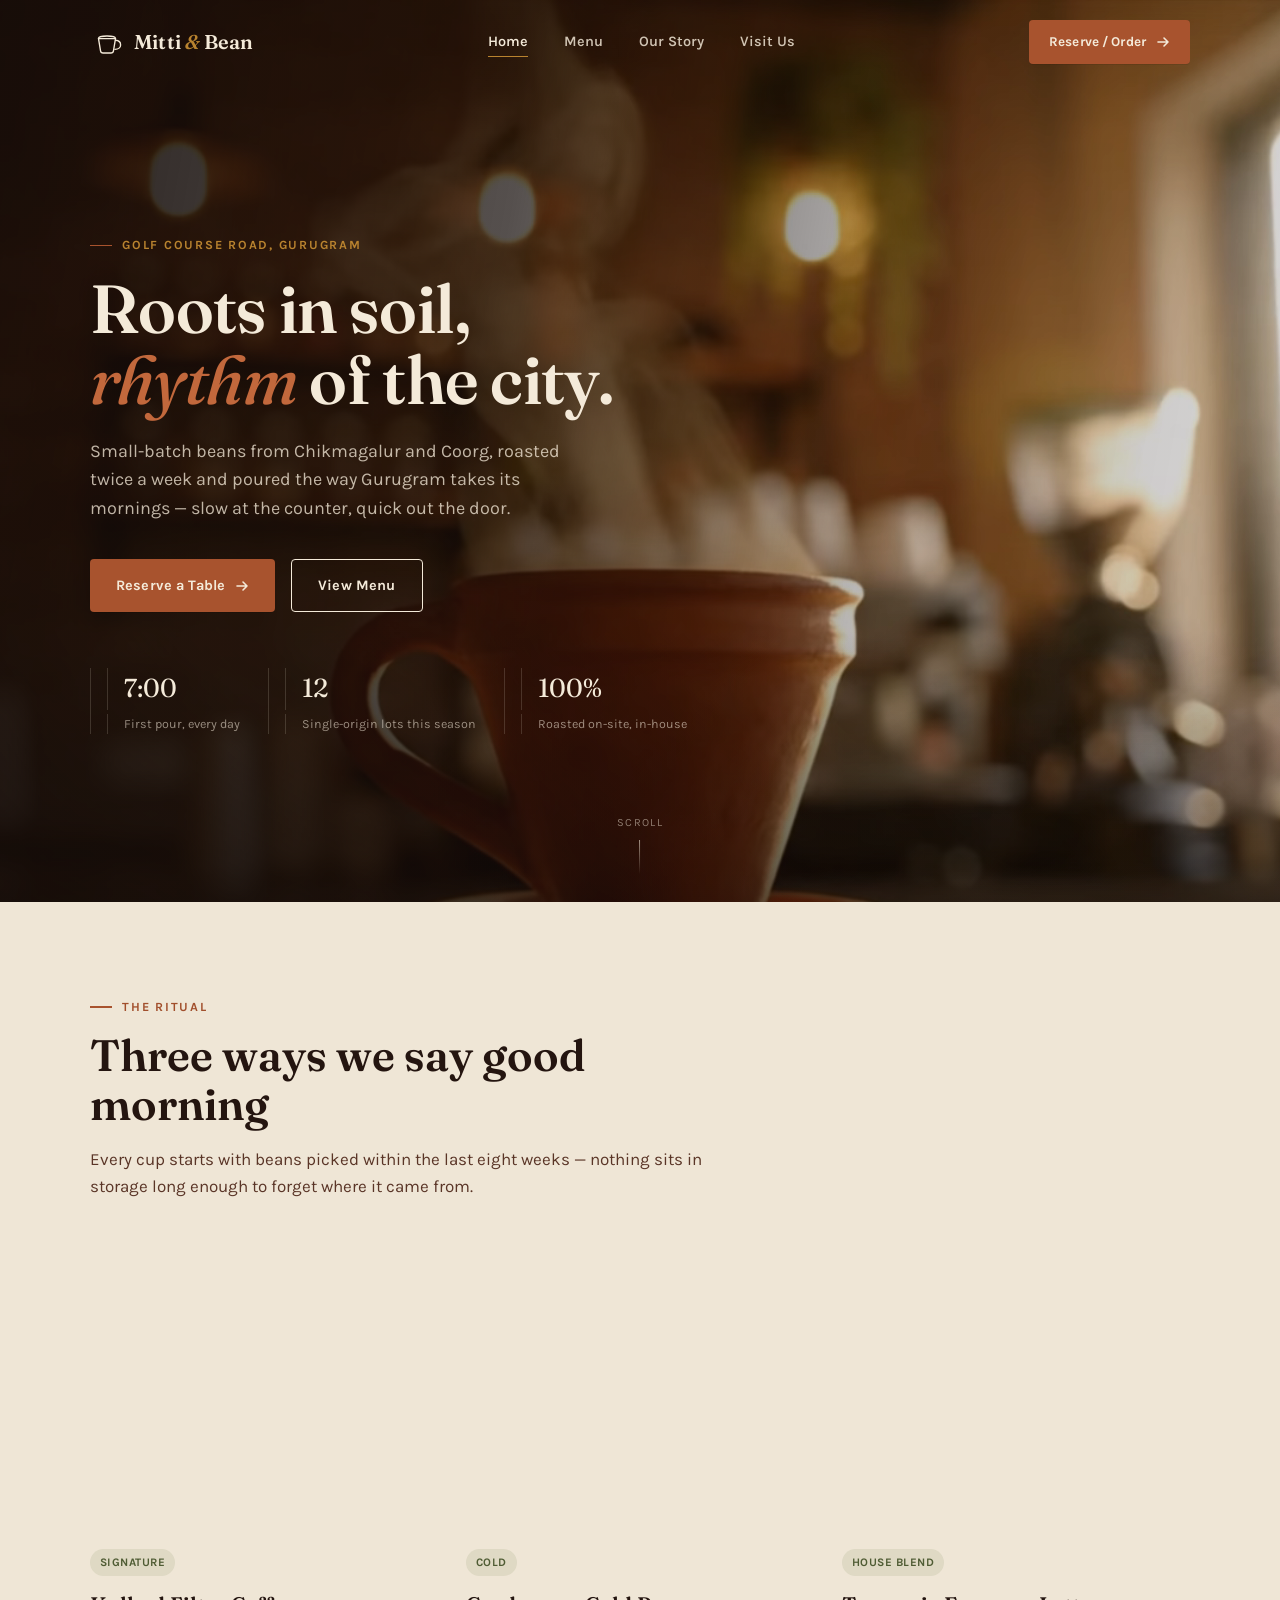
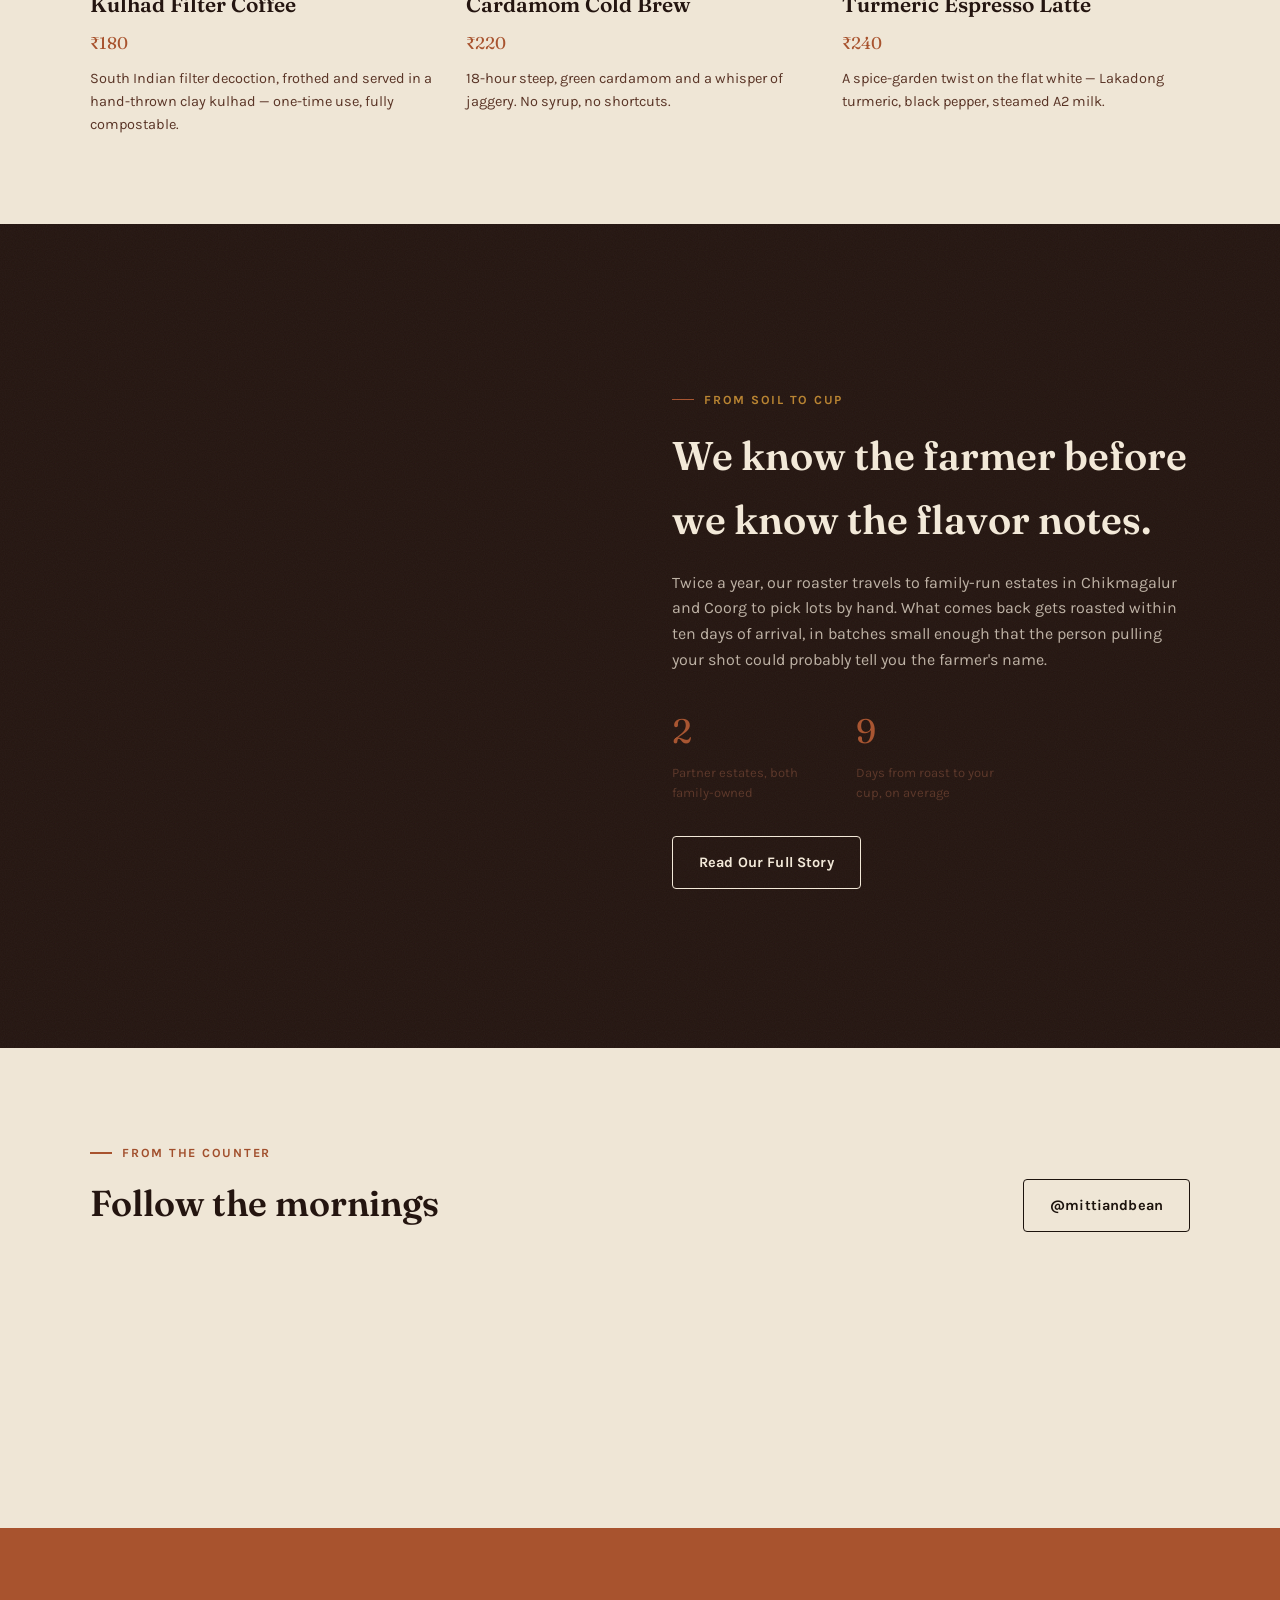
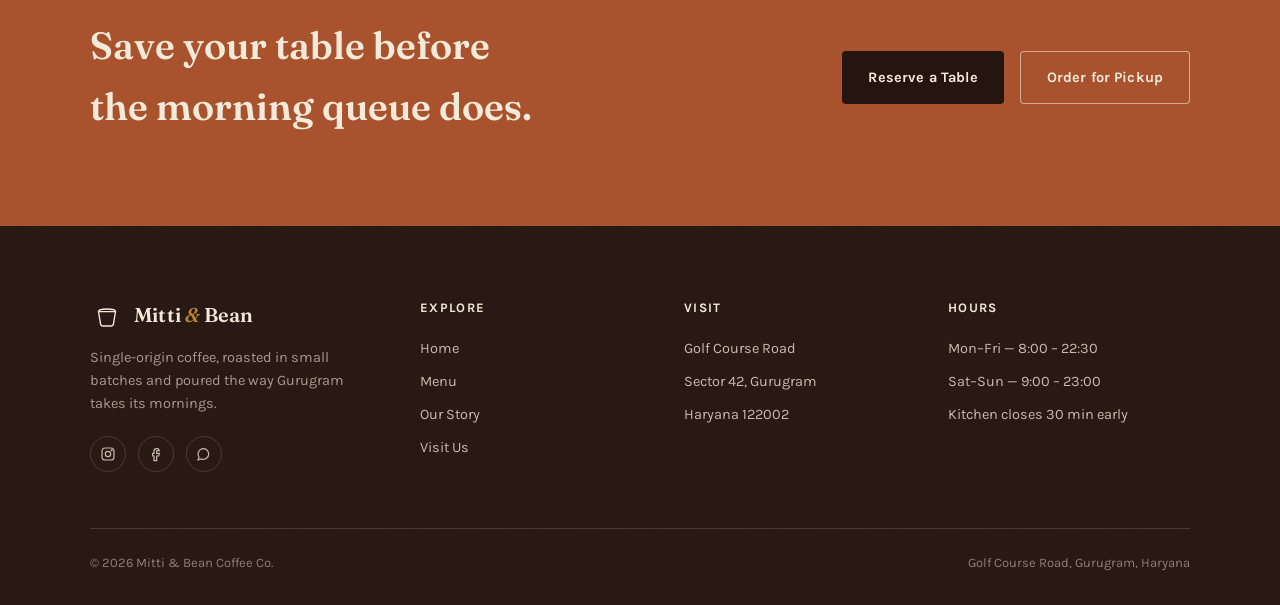
<file: index.html>
<!DOCTYPE html>
<html lang="en">
<head>
<meta charset="UTF-8">
<meta name="viewport" content="width=device-width, initial-scale=1.0">
<title>Mitti & Bean — Coffee Roasters, Golf Course Road, Gurugram</title>
<meta name="description" content="Small-batch, single-origin coffee poured slow on Golf Course Road, Gurugram. Kulhad filter coffee, cardamom cold brew, and a menu rooted in Indian soil.">

<link rel="icon" type="image/svg+xml" href="icons/favicon.svg">
<link rel="icon" type="image/png" href="icons/favicon.ico" sizes="any">
<link rel="apple-touch-icon" href="icons/icon-180.png">
<meta name="theme-color" content="#241510">

<meta property="og:type" content="restaurant.restaurant">
<meta property="og:site_name" content="Mitti & Bean">
<meta property="og:title" content="Mitti & Bean — Coffee Roasters, Golf Course Road, Gurugram">
<meta property="og:description" content="Small-batch, single-origin coffee poured slow on Golf Course Road, Gurugram. Kulhad filter coffee, cardamom cold brew, and a menu rooted in Indian soil.">
<meta property="og:image" content="https://mittiandbean.in/images/og-image.jpg">
<meta property="og:image:width" content="1200">
<meta property="og:image:height" content="630">
<meta property="og:url" content="https://mittiandbean.in/">
<meta name="twitter:card" content="summary_large_image">
<meta name="twitter:title" content="Mitti & Bean — Coffee Roasters, Golf Course Road, Gurugram">
<meta name="twitter:description" content="Small-batch, single-origin coffee poured slow on Golf Course Road, Gurugram.">
<meta name="twitter:image" content="https://mittiandbean.in/images/og-image.jpg">

<script type="application/ld+json">
{
  "@context": "https://schema.org",
  "@type": "CafeOrCoffeeShop",
  "name": "Mitti & Bean",
  "image": "https://mittiandbean.in/images/og-image.jpg",
  "url": "https://mittiandbean.in/",
  "telephone": "+91-124-456-7890",
  "priceRange": "₹₹",
  "servesCuisine": "Coffee, Cafe",
  "address": {
    "@type": "PostalAddress",
    "streetAddress": "Ground Floor, Tower B, Golf Course Road, Sector 42",
    "addressLocality": "Gurugram",
    "addressRegion": "HR",
    "postalCode": "122002",
    "addressCountry": "IN"
  },
  "openingHoursSpecification": [
    { "@type": "OpeningHoursSpecification", "dayOfWeek": ["Monday","Tuesday","Wednesday","Thursday","Friday"], "opens": "08:00", "closes": "22:30" },
    { "@type": "OpeningHoursSpecification", "dayOfWeek": ["Saturday","Sunday"], "opens": "09:00", "closes": "23:00" }
  ]
}
</script>

<link rel="preconnect" href="https://fonts.googleapis.com">
<link rel="preconnect" href="https://fonts.gstatic.com" crossorigin>
<link rel="stylesheet" href="https://fonts.googleapis.com/css2?family=Fraunces:opsz,wght@9..144,400;9..144,500;9..144,600;9..144,700&family=Fraunces:ital,opsz,wght@1,9..144,500&family=Karla:wght@400;500;600;700&display=swap">
<link rel="stylesheet" href="css/styles.css">
<style>
  /* Home-only styles */
  .hero {
    position: relative;
    min-height: 100vh;
    display: flex;
    align-items: center;
    background: var(--clay-900);
    color: var(--cream-text);
    overflow: hidden;
  }
  .hero-media { position: absolute; inset: 0; z-index: 0; overflow: hidden; background: var(--clay-900); }
  .hero-photo {
    width: 100%; height: 118%; object-fit: cover; object-position: 58% 62%;
    will-change: transform, filter;
    transform-origin: center 40%;
    display: block;
  }
  .hero-scrim {
    position: absolute; inset: 0;
    background: linear-gradient(100deg, rgba(20,12,9,0.92) 0%, rgba(20,12,9,0.72) 38%, rgba(20,12,9,0.28) 68%, rgba(20,12,9,0.15) 100%),
                linear-gradient(to top, rgba(15,9,7,0.55) 0%, rgba(15,9,7,0) 30%);
  }
  .hero .container {
    position: relative;
    z-index: 1;
    padding-top: 140px;
    padding-bottom: 80px;
  }
  .hero-copy { max-width: 620px; }
  @media (max-width: 900px) { .hero .container { padding-top: 120px; } }

  .hero-copy .eyebrow { color: var(--turmeric-500); }
  .hero-copy h1 {
    font-family: var(--font-display);
    font-weight: 600;
    font-size: clamp(40px, 6vw, 68px);
    line-height: 1.04;
    margin-top: 18px;
    letter-spacing: -0.01em;
  }
  .hero-copy h1 em { font-style: italic; font-weight: 500; color: var(--kulhad-400); }
  .hero-copy p.lede {
    margin-top: 22px;
    font-size: 18px;
    max-width: 46ch;
    color: rgba(244,234,217,0.76);
  }
  .hero-actions { display: flex; gap: 16px; margin-top: 36px; flex-wrap: wrap; }
  .hero-meta {
    display: flex; gap: 28px; margin-top: 56px; flex-wrap: wrap;
  }
  .hero-meta div { border-left: 1.5px solid var(--line-on-dark); padding-left: 16px; }
  .hero-meta .num { font-family: var(--font-display); font-size: 26px; color: var(--cream-text); }
  .hero-meta .lbl { font-size: 12.5px; color: rgba(244,234,217,0.56); margin-top: 4px; }

  .scroll-cue {
    position: absolute; left: 50%; bottom: 28px; transform: translateX(-50%);
    display: flex; flex-direction: column; align-items: center; gap: 8px;
    font-size: 11px; letter-spacing: 0.12em; text-transform: uppercase;
    color: rgba(244,234,217,0.5);
  }
  .scroll-cue .line { width: 1px; height: 34px; background: linear-gradient(to bottom, rgba(244,234,217,0.6), transparent); animation: scrollcue 2s ease-in-out infinite; }
  @keyframes scrollcue { 0%,100% { transform: scaleY(1); opacity:0.7; } 50% { transform: scaleY(0.5); opacity: 0.3; } }
  @media (prefers-reduced-motion: reduce) { .scroll-cue .line { animation: none; } }
  @media (max-width: 700px) { .scroll-cue { display: none; } }

  /* Ritual (drink) cards */
  .ritual-grid { display: grid; grid-template-columns: repeat(3, 1fr); gap: 28px; }
  @media (max-width: 860px) { .ritual-grid { grid-template-columns: 1fr; } }
  .drink-frame {
    aspect-ratio: 5/4;
    border-radius: var(--radius-organic);
    display: flex; align-items: center; justify-content: center;
    margin-bottom: 22px;
    position: relative;
    overflow: hidden;
  }
  .drink-frame svg { width: 46%; }
  .drink-card h3 { font-family: var(--font-display); font-size: 21px; font-weight: 600; color: var(--clay-900); margin-top: 4px; }
  .drink-card .price { font-family: var(--font-display); font-size: 17px; color: var(--kulhad-500); }
  .drink-row { display: flex; justify-content: space-between; align-items: baseline; margin-top: 8px; }
  .drink-card p.desc { margin-top: 10px; font-size: 14.5px; color: var(--clay-700); }

  /* Soil to cup split */
  .split { display: grid; grid-template-columns: 1fr 1fr; gap: 64px; align-items: center; }
  @media (max-width: 860px) { .split { grid-template-columns: 1fr; gap: 36px; } }
  .soil-art { aspect-ratio: 4/5; border-radius: var(--radius-organic); background: linear-gradient(155deg, var(--moss-600), var(--clay-800) 78%); position: relative; overflow: hidden; }
  .soil-art svg { position: absolute; inset: 0; width: 100%; height: 100%; }
  .stat-row { display: flex; gap: 40px; margin-top: 32px; flex-wrap: wrap; }
  .stat-row .num { font-family: var(--font-display); font-size: 34px; color: var(--kulhad-500); }
  .stat-row .lbl { font-size: 13px; color: var(--clay-700); margin-top: 4px; max-width: 18ch; }

  /* Gallery */
  .gallery-strip { display: grid; grid-template-columns: repeat(6, 1fr); gap: 4px; }
  @media (max-width: 700px) {
    .gallery-strip {
      display: flex;
      grid-template-columns: none;
      overflow-x: auto;
      scroll-snap-type: x mandatory;
      -webkit-overflow-scrolling: touch;
      gap: 8px;
      padding-bottom: 4px;
      margin-inline: -24px;
      padding-inline: 24px;
    }
    .gallery-strip::-webkit-scrollbar { display: none; }
    .gallery-strip { scrollbar-width: none; }
    .gallery-tile { flex: 0 0 56%; scroll-snap-align: center; border-radius: 8px; }
  }
  .gallery-tile { aspect-ratio: 1; position: relative; overflow: hidden; }
  .gallery-tile svg { position: absolute; inset: 0; width: 100%; height: 100%; transition: transform var(--dur-med) var(--ease-organic); }
  .gallery-tile:hover svg { transform: scale(1.08); }
  .gallery-head { display: flex; justify-content: space-between; align-items: flex-end; margin-bottom: 28px; flex-wrap: wrap; gap: 16px; }

  /* CTA band */
  .cta-band { background: var(--kulhad-500); color: var(--cream-text); position: relative; overflow: hidden; }
  .cta-band .container { display: flex; justify-content: space-between; align-items: center; gap: 24px; flex-wrap: wrap; }
  .cta-band h2 { font-family: var(--font-display); font-size: clamp(26px, 3.4vw, 38px); font-weight: 600; max-width: 18ch; }
  .cta-band .btn-ghost { border-color: rgba(244,234,217,0.6); }
</style>
</head>
<body>

<header class="site-header">
  <div class="container">
    <a href="index.html" class="brand" aria-label="Mitti & Bean home">
      <svg class="brand-mark" viewBox="0 0 40 40" fill="none" xmlns="http://www.w3.org/2000/svg" aria-hidden="true">
        <path d="M10 16h20l-2.4 14.5a3 3 0 0 1-3 2.5h-9.2a3 3 0 0 1-3-2.5L10 16Z" stroke="#F4EAD9" stroke-width="1.6" stroke-linejoin="round"/>
        <path d="M30 18c4 .3 6 2.6 6 5.4 0 3-2.6 5.3-6.6 5.3" stroke="#F4EAD9" stroke-width="1.6" stroke-linecap="round"/>
        <path d="M10 16c0-2 2-3 10-3s10 1 10 3" stroke="#F4EAD9" stroke-width="1.6" stroke-linecap="round"/>
      </svg>
      <span class="brand-word">Mitti <em>&amp;</em> Bean</span>
    </a>
    <nav class="nav-links" aria-label="Primary">
      <a href="index.html" class="active">Home</a>
      <a href="menu.html">Menu</a>
      <a href="about.html">Our Story</a>
      <a href="contact.html">Visit Us</a>
    </nav>
    <div class="nav-actions">
      <a href="contact.html#reserve" class="btn btn-primary">
        <span>Reserve / Order</span>
        <svg class="btn-arrow" width="14" height="14" viewBox="0 0 14 14" fill="none"><path d="M2 7h10M8 3l4 4-4 4" stroke="currentColor" stroke-width="1.6" stroke-linecap="round" stroke-linejoin="round"/></svg>
      </a>
      <button class="nav-toggle" aria-label="Open menu" aria-expanded="false"><span></span><span></span><span></span></button>
    </div>
  </div>
</header>

<div class="mobile-panel">
  <a href="index.html">Home</a>
  <a href="menu.html">Menu</a>
  <a href="about.html">Our Story</a>
  <a href="contact.html">Visit Us</a>
  <a href="contact.html#reserve" class="btn btn-primary">Reserve / Order</a>
</div>

<!-- HERO -->
<section class="hero">
  <div class="hero-media" aria-hidden="true">
    <video
      class="hero-photo"
      poster="images/hero-poster.jpg"
      muted
      playsinline
      preload="metadata"
      aria-hidden="true">
      <source src="video/hero-scrub.webm" type="video/webm">
      <source src="video/hero-scrub.mp4" type="video/mp4">
    </video>
    <div class="hero-scrim"></div>
  </div>
  <div class="container">
    <div class="hero-copy">
      <span class="eyebrow" style="color:var(--turmeric-500);">Golf Course Road, Gurugram</span>
      <h1 class="reveal in">Roots in soil,<br><em>rhythm</em> of the city.</h1>
      <p class="lede reveal in" style="transition-delay:120ms">Small-batch beans from Chikmagalur and Coorg, roasted twice a week and poured the way Gurugram takes its mornings — slow at the counter, quick out the door.</p>
      <div class="hero-actions reveal in" style="transition-delay:220ms">
        <a href="contact.html#reserve" class="btn btn-primary btn-magnetic">
          <span>Reserve a Table</span>
          <svg class="btn-arrow" width="14" height="14" viewBox="0 0 14 14" fill="none"><path d="M2 7h10M8 3l4 4-4 4" stroke="currentColor" stroke-width="1.6" stroke-linecap="round" stroke-linejoin="round"/></svg>
        </a>
        <a href="menu.html" class="btn btn-ghost">View Menu</a>
      </div>
      <div class="hero-meta reveal in" style="transition-delay:320ms">
        <div><div class="num">7:00</div><div class="lbl">First pour, every day</div></div>
        <div><div class="num" data-count-to="12" data-count-suffix="">0</div><div class="lbl">Single-origin lots this season</div></div>
        <div><div class="num" data-count-to="100" data-count-suffix="%">0%</div><div class="lbl">Roasted on-site, in-house</div></div>
      </div>
    </div>
  </div>
  <div class="scroll-cue"><span>Scroll</span><span class="line"></span></div>
</section>

<!-- THE RITUAL -->
<section class="ritual">
  <div class="container">
    <div class="section-head">
      <span class="eyebrow">The Ritual</span>
      <h2>Three ways we say good morning</h2>
      <p>Every cup starts with beans picked within the last eight weeks — nothing sits in storage long enough to forget where it came from.</p>
    </div>
    <div class="ritual-grid reveal-group">
      <article class="drink-card">
        <div class="drink-frame reveal-mask" style="background:linear-gradient(155deg,#efe0c9,#d8c19c);">
          <svg viewBox="0 0 100 100" fill="none"><path d="M30 40h40l-5 42a7 7 0 0 1-7 6H42a7 7 0 0 1-7-6l-5-42Z" stroke="#5A3527" stroke-width="2.4"/><path d="M70 46c9 1 15 6 15 13s-7 13-16 13" stroke="#5A3527" stroke-width="2.4" stroke-linecap="round"/><path d="M35 24c3-6 8-8 15-8s12 2 15 8" stroke="#5A3527" stroke-width="2.4" stroke-linecap="round"/></svg>
        </div>
        <div class="reveal" style="transition-delay:260ms;">
          <span class="tag-pill">Signature</span>
          <div class="drink-row"><h3>Kulhad Filter Coffee</h3></div>
          <div class="drink-row"><span class="price">₹180</span></div>
          <p class="desc">South Indian filter decoction, frothed and served in a hand-thrown clay kulhad — one-time use, fully compostable.</p>
        </div>
      </article>
      <article class="drink-card">
        <div class="drink-frame reveal-mask" style="background:linear-gradient(155deg,#dfe6cc,#a8b98a); transition-delay:130ms;">
          <svg viewBox="0 0 100 100" fill="none"><path d="M50 12c14 14 22 26 22 38a22 22 0 1 1-44 0c0-12 8-24 22-38Z" stroke="#4f5c34" stroke-width="2.4"/><path d="M50 40v42" stroke="#4f5c34" stroke-width="2.4" stroke-linecap="round"/></svg>
        </div>
        <div class="reveal" style="transition-delay:390ms;">
          <span class="tag-pill">Cold</span>
          <div class="drink-row"><h3>Cardamom Cold Brew</h3></div>
          <div class="drink-row"><span class="price">₹220</span></div>
          <p class="desc">18-hour steep, green cardamom and a whisper of jaggery. No syrup, no shortcuts.</p>
        </div>
      </article>
      <article class="drink-card">
        <div class="drink-frame reveal-mask" style="background:linear-gradient(155deg,#f1dca3,#c99a45); transition-delay:260ms;">
          <svg viewBox="0 0 100 100" fill="none"><circle cx="50" cy="55" r="24" stroke="#7a5416" stroke-width="2.4"/><path d="M50 31V16M38 20l6 12M62 20l-6 12" stroke="#7a5416" stroke-width="2.4" stroke-linecap="round"/></svg>
        </div>
        <div class="reveal" style="transition-delay:520ms;">
          <span class="tag-pill">House Blend</span>
          <div class="drink-row"><h3>Turmeric Espresso Latte</h3></div>
          <div class="drink-row"><span class="price">₹240</span></div>
          <p class="desc">A spice-garden twist on the flat white — Lakadong turmeric, black pepper, steamed A2 milk.</p>
        </div>
      </article>
    </div>
  </div>
</section>

<!-- SOIL TO CUP -->
<section class="soil on-dark grain" style="background:var(--clay-900); color:var(--cream-text);">
  <div class="container">
    <div class="split">
      <div class="soil-art reveal-mask">
        <svg viewBox="0 0 400 500" preserveAspectRatio="xMidYMid slice">
          <defs>
            <linearGradient id="leafGrad" x1="0" y1="0" x2="1" y2="1">
              <stop offset="0" stop-color="#6b7a45"/><stop offset="1" stop-color="#2e2016"/>
            </linearGradient>
          </defs>
          <rect width="400" height="500" fill="url(#leafGrad)"/>
          <g opacity="0.65" stroke="#f4ead9" stroke-width="1.4" fill="none">
            <ellipse cx="140" cy="150" rx="42" ry="70" transform="rotate(-24 140 150)"/>
            <ellipse cx="250" cy="220" rx="42" ry="70" transform="rotate(18 250 220)"/>
            <ellipse cx="180" cy="330" rx="42" ry="70" transform="rotate(-10 180 330)"/>
            <circle cx="90" cy="380" r="7"/><circle cx="108" cy="392" r="7"/><circle cx="100" cy="404" r="7"/>
            <circle cx="300" cy="120" r="7"/><circle cx="318" cy="132" r="7"/><circle cx="310" cy="144" r="7"/>
          </g>
        </svg>
      </div>
      <div>
        <span class="eyebrow" style="color:var(--turmeric-500);">From Soil to Cup</span>
        <h2 class="reveal" style="font-family:var(--font-display); font-weight:600; font-size:clamp(28px,3.6vw,40px); margin-top:14px;">We know the farmer before we know the flavor notes.</h2>
        <p class="reveal" style="margin-top:18px; color:rgba(244,234,217,0.74); max-width:52ch; transition-delay:80ms;">Twice a year, our roaster travels to family-run estates in Chikmagalur and Coorg to pick lots by hand. What comes back gets roasted within ten days of arrival, in batches small enough that the person pulling your shot could probably tell you the farmer's name.</p>
        <div class="stat-row reveal" style="transition-delay:160ms">
          <div><div class="num" data-count-to="2">0</div><div class="lbl">Partner estates, both family-owned</div></div>
          <div><div class="num" data-count-to="10">0</div><div class="lbl">Days from roast to your cup, on average</div></div>
        </div>
        <a href="about.html" class="btn btn-ghost reveal" style="margin-top:32px; transition-delay:220ms;">Read Our Full Story</a>
      </div>
    </div>
  </div>
</section>

<!-- GALLERY -->
<section class="gallery">
  <div class="container">
    <div class="gallery-head">
      <div>
        <span class="eyebrow">From the Counter</span>
        <h2 style="font-family:var(--font-display); font-weight:600; font-size:clamp(22px,6vw,36px); margin-top:12px; color:var(--clay-900);">Follow the mornings</h2>
      </div>
      <a href="https://instagram.com" target="_blank" rel="noopener" class="btn btn-ghost on-light">@mittiandbean</a>
    </div>
    <div class="gallery-strip reveal-group">
      <div class="gallery-tile reveal-mask" style="background:#a8532e;"><svg viewBox="0 0 100 100"><circle cx="50" cy="50" r="26" fill="none" stroke="#f4ead9" stroke-width="2"/></svg></div>
      <div class="gallery-tile reveal-mask" style="background:#4f5c34; transition-delay:60ms;"><svg viewBox="0 0 100 100"><path d="M20 70c20-40 40-40 60-40" stroke="#f4ead9" stroke-width="2" fill="none"/></svg></div>
      <div class="gallery-tile reveal-mask" style="background:#c2683c; transition-delay:120ms;"><svg viewBox="0 0 100 100"><rect x="30" y="30" width="40" height="40" fill="none" stroke="#f4ead9" stroke-width="2"/></svg></div>
      <div class="gallery-tile reveal-mask" style="background:#5a3527; transition-delay:180ms;"><svg viewBox="0 0 100 100"><circle cx="35" cy="60" r="10" fill="#f4ead9" opacity="0.8"/><circle cx="60" cy="45" r="10" fill="#f4ead9" opacity="0.5"/></svg></div>
      <div class="gallery-tile reveal-mask" style="background:#b9832f; transition-delay:240ms;"><svg viewBox="0 0 100 100"><path d="M50 20v60M20 50h60" stroke="#f4ead9" stroke-width="2"/></svg></div>
      <div class="gallery-tile reveal-mask" style="background:#241510; transition-delay:300ms;"><svg viewBox="0 0 100 100"><path d="M30 70c0-20 8-30 20-40 12 10 20 20 20 40" fill="none" stroke="#f4ead9" stroke-width="2"/></svg></div>
    </div>
  </div>
</section>

<!-- CTA BAND -->
<section class="cta-band">
  <div class="container">
    <h2 class="reveal">Save your table before the morning queue does.</h2>
    <div class="hero-actions" style="margin-top:0;">
      <a href="contact.html#reserve" class="btn btn-magnetic" style="background:var(--clay-900); color:var(--cream-text);">Reserve a Table</a>
      <a href="contact.html#reserve" class="btn btn-ghost">Order for Pickup</a>
    </div>
  </div>
</section>

<footer class="site-footer grain">
  <div class="container">
    <div class="footer-grid">
      <div class="footer-brand">
        <a href="index.html" class="brand" style="margin-bottom:4px;">
          <svg class="brand-mark" viewBox="0 0 40 40" fill="none" xmlns="http://www.w3.org/2000/svg" aria-hidden="true">
            <path d="M10 16h20l-2.4 14.5a3 3 0 0 1-3 2.5h-9.2a3 3 0 0 1-3-2.5L10 16Z" stroke="#F4EAD9" stroke-width="1.6" stroke-linejoin="round"/>
            <path d="M10 16c0-2 2-3 10-3s10 1 10 3" stroke="#F4EAD9" stroke-width="1.6" stroke-linecap="round"/>
          </svg>
          <span class="brand-word">Mitti <em>&amp;</em> Bean</span>
        </a>
        <p>Single-origin coffee, roasted in small batches and poured the way Gurugram takes its mornings.</p>
        <div class="social-row">
          <a href="https://instagram.com" target="_blank" rel="noopener" aria-label="Instagram"><svg width="16" height="16" viewBox="0 0 24 24" fill="none" stroke="currentColor" stroke-width="1.8"><rect x="3" y="3" width="18" height="18" rx="5"/><circle cx="12" cy="12" r="4"/><circle cx="17.5" cy="6.5" r="0.6" fill="currentColor"/></svg></a>
          <a href="https://facebook.com" target="_blank" rel="noopener" aria-label="Facebook"><svg width="16" height="16" viewBox="0 0 24 24" fill="none" stroke="currentColor" stroke-width="1.8"><path d="M15 4h-2a4 4 0 0 0-4 4v3H7v4h2v7h4v-7h3l1-4h-4V8a1 1 0 0 1 1-1h3Z"/></svg></a>
          <a href="https://wa.me/911244567890" target="_blank" rel="noopener" aria-label="WhatsApp"><svg width="16" height="16" viewBox="0 0 24 24" fill="none" stroke="currentColor" stroke-width="1.8"><path d="M3 21l1.5-4.5A8 8 0 1 1 8.5 19.5L3 21Z"/></svg></a>
        </div>
      </div>
      <div>
        <h4>Explore</h4>
        <ul>
          <li><a href="index.html">Home</a></li>
          <li><a href="menu.html">Menu</a></li>
          <li><a href="about.html">Our Story</a></li>
          <li><a href="contact.html">Visit Us</a></li>
        </ul>
      </div>
      <div>
        <h4>Visit</h4>
        <ul>
          <li>Golf Course Road</li>
          <li>Sector 42, Gurugram</li>
          <li>Haryana 122002</li>
        </ul>
      </div>
      <div>
        <h4>Hours</h4>
        <ul>
          <li>Mon–Fri — 8:00 – 22:30</li>
          <li>Sat–Sun — 9:00 – 23:00</li>
          <li>Kitchen closes 30 min early</li>
        </ul>
      </div>
    </div>
    <div class="footer-bottom">
      <span>© <span data-year></span> Mitti &amp; Bean Coffee Co.</span>
      <span>Golf Course Road, Gurugram, Haryana</span>
    </div>
  </div>
</footer>


<div class="mobile-action-bar">
  <a href="tel:+911244567890" class="maa-call">
    <svg width="16" height="16" viewBox="0 0 24 24" fill="none" stroke="currentColor" stroke-width="1.8"><path d="M3 5h4l2 5-2.5 1.5a12 12 0 0 0 6 6L14 15l5 2v4a2 2 0 0 1-2 2A16 16 0 0 1 3 7a2 2 0 0 1 2-2Z"/></svg>
    Call
  </a>
  <a href="contact.html#reserve" class="maa-reserve">Reserve a Table</a>
</div>

<script src="js/main.js"></script>
</body>
</html>
</file>
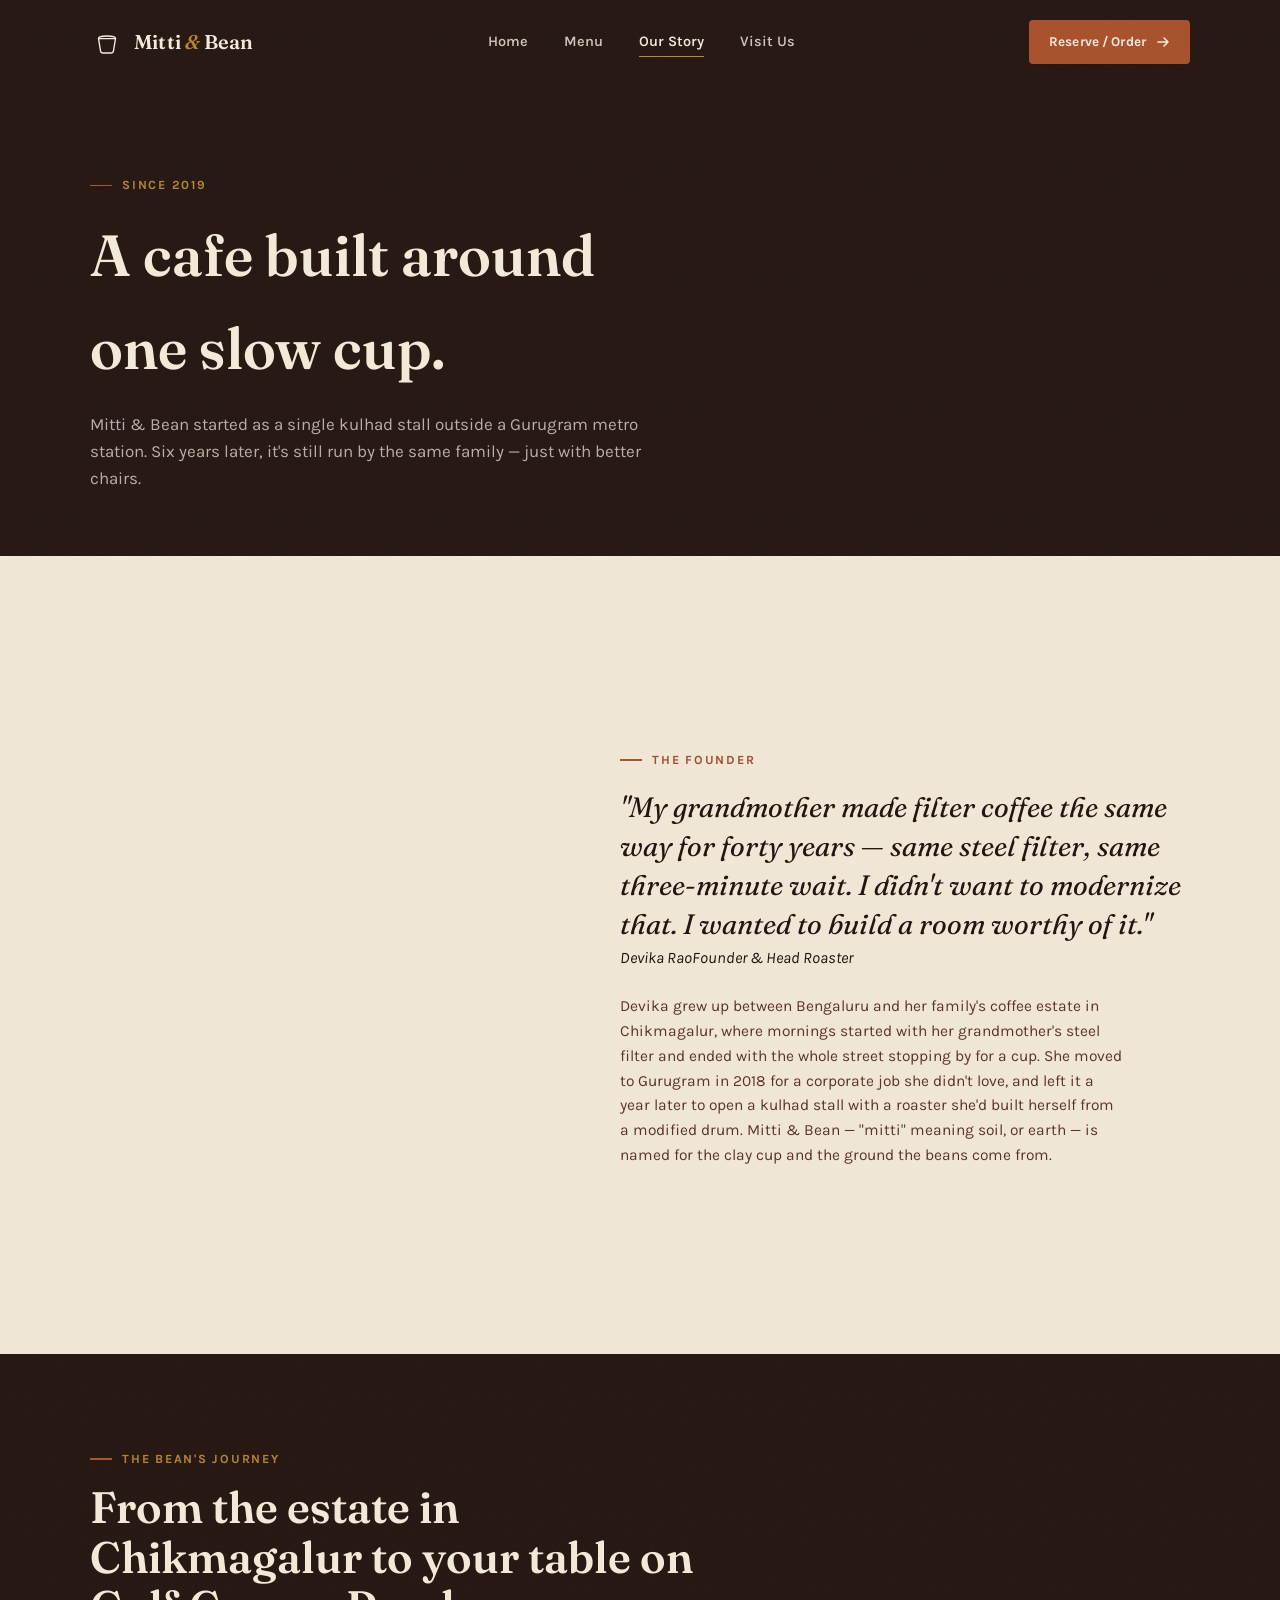
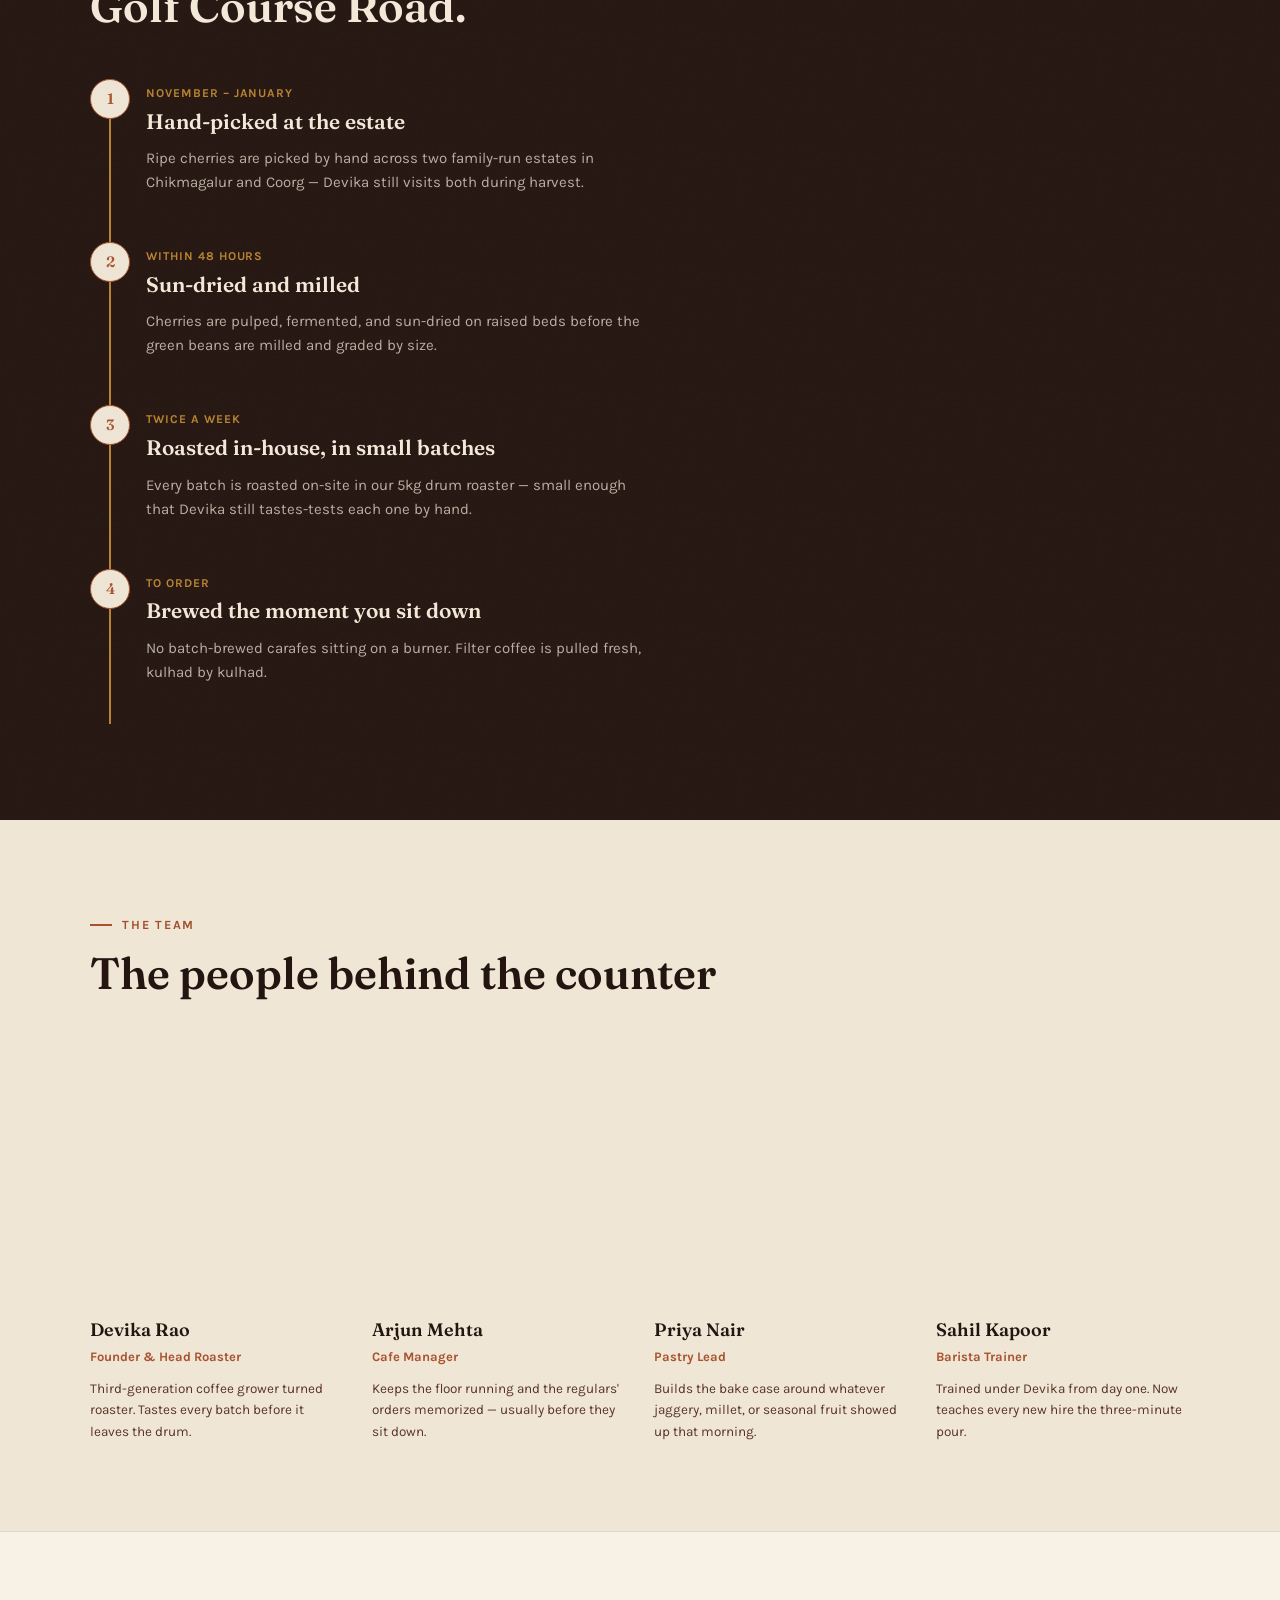
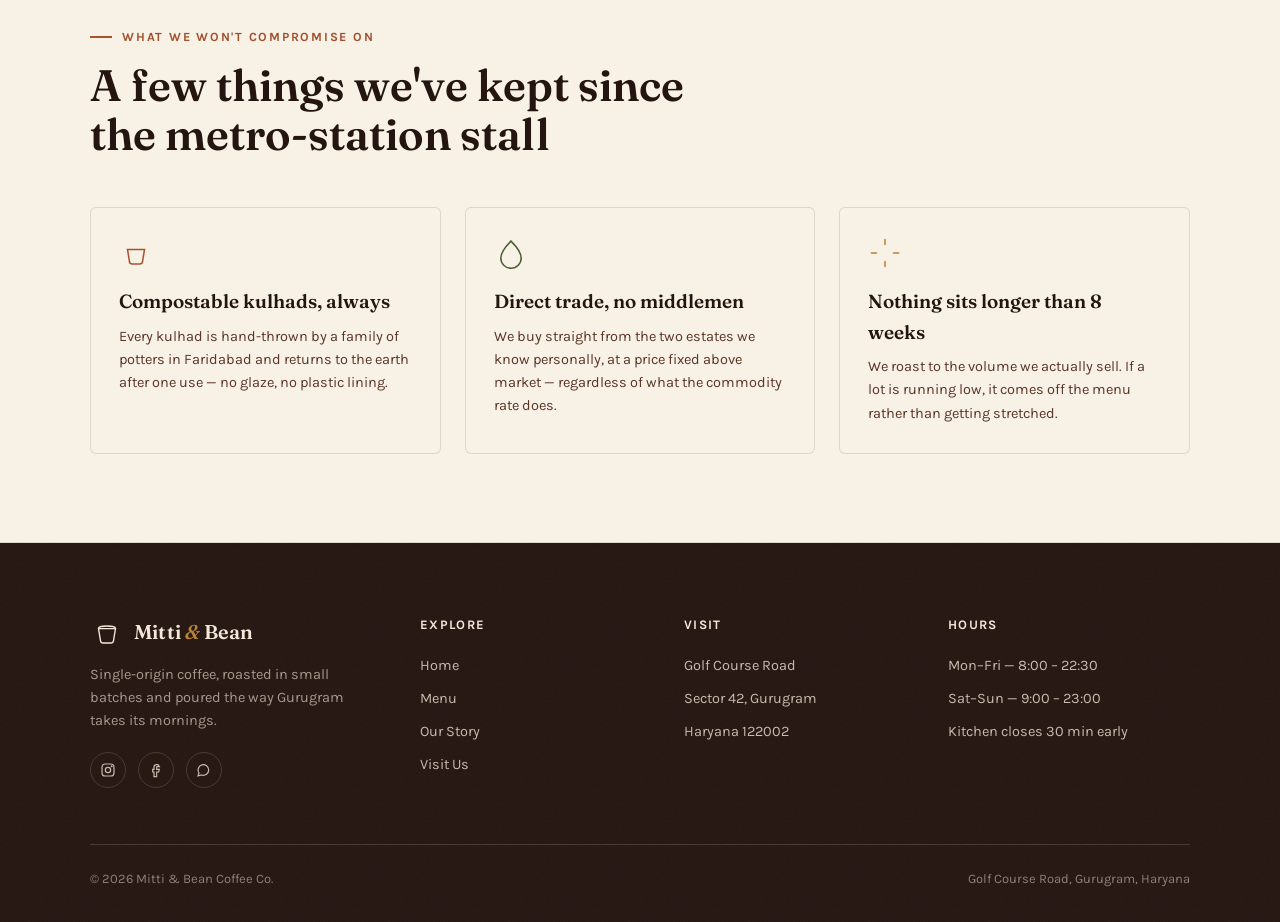
<file: about.html>
<!DOCTYPE html>
<html lang="en">
<head>
<meta charset="UTF-8">
<meta name="viewport" content="width=device-width, initial-scale=1.0">
<title>Our Story — Mitti & Bean, Gurugram</title>
<meta name="description" content="Founded by Devika Rao, Mitti & Bean roasts single-origin beans from her family's Chikmagalur estate in a small Golf Course Road cafe built around the slow ritual of filter coffee.">

<link rel="icon" type="image/svg+xml" href="icons/favicon.svg">
<link rel="icon" type="image/png" href="icons/favicon.ico" sizes="any">
<link rel="apple-touch-icon" href="icons/icon-180.png">
<meta name="theme-color" content="#241510">

<meta property="og:type" content="website">
<meta property="og:site_name" content="Mitti & Bean">
<meta property="og:title" content="Our Story — Mitti & Bean, Gurugram">
<meta property="og:description" content="Founded by Devika Rao, Mitti & Bean roasts single-origin beans from her family's Chikmagalur estate on Golf Course Road, Gurugram.">
<meta property="og:image" content="https://mittiandbean.in/images/og-image.jpg">
<meta property="og:image:width" content="1200">
<meta property="og:image:height" content="630">
<meta property="og:url" content="https://mittiandbean.in/about.html">
<meta name="twitter:card" content="summary_large_image">
<meta name="twitter:title" content="Our Story — Mitti & Bean, Gurugram">
<meta name="twitter:description" content="Founded by Devika Rao, roasting single-origin beans from her family's Chikmagalur estate.">
<meta name="twitter:image" content="https://mittiandbean.in/images/og-image.jpg">
<link rel="preconnect" href="https://fonts.googleapis.com">
<link rel="preconnect" href="https://fonts.gstatic.com" crossorigin>
<link rel="stylesheet" href="https://fonts.googleapis.com/css2?family=Fraunces:opsz,wght@9..144,400;9..144,500;9..144,600;9..144,700&family=Fraunces:ital,opsz,wght@1,9..144,500&family=Karla:wght@400;500;600;700&display=swap">
<link rel="stylesheet" href="css/styles.css">
<style>
  .page-hero {
    background: var(--clay-900); color: var(--cream-text);
    padding-top: 168px; padding-bottom: 64px;
  }
  .page-hero h1 { font-family: var(--font-display); font-weight: 600; font-size: clamp(38px,5.4vw,58px); margin-top: 14px; max-width: 16ch; }
  .page-hero p { margin-top: 16px; max-width: 56ch; color: rgba(244,234,217,0.72); font-size: 17px; }

  .founder-split { display: grid; grid-template-columns: 0.9fr 1.1fr; gap: 64px; align-items: center; }
  @media (max-width: 900px) { .founder-split { grid-template-columns: 1fr; gap: 36px; } }
  .founder-portrait { aspect-ratio: 3/4; border-radius: var(--radius-organic); background: linear-gradient(160deg, #c2683c, #5a3527 85%); position: relative; overflow: hidden; transition: transform 500ms var(--ease-settle); }
  .founder-portrait svg { position: absolute; inset: 0; width: 100%; height: 100%; }
  .founder-quote { font-family: var(--font-display); font-style: italic; font-size: clamp(22px,2.6vw,28px); line-height: 1.4; color: var(--clay-900); }
  .founder-quote cite { display: block; margin-top: 20px; font-family: var(--font-body); font-style: normal; font-weight: 700; font-size: 14px; color: var(--kulhad-500); }
  .founder-quote cite span { display: block; font-weight: 400; color: var(--clay-700); margin-top: 2px; }

  .timeline { position: relative; }
  .timeline-track { position: relative; padding-left: 56px; }
  .timeline-glow {
    position: absolute;
    left: 19px;
    width: 64px; height: 64px;
    margin-left: -32px; margin-top: -32px;
    border-radius: 50%;
    background: radial-gradient(circle, rgba(255,178,96,0.22), rgba(255,178,96,0) 70%);
    filter: blur(6px);
    pointer-events: none;
    opacity: 0;
    z-index: 0;
    transition: opacity 400ms var(--ease-organic), transform 220ms var(--ease-organic);
  }
  @media (hover: hover) and (pointer: fine) {
    .timeline-track:hover .timeline-glow { opacity: 0.6; }
  }
  .timeline-track::before {
    content: "";
    position: absolute; left: 19px; top: 8px; bottom: 8px; width: 1.5px;
    background: var(--turmeric-500);
    transform: scaleY(0);
    transform-origin: top;
    transition: transform 1500ms var(--ease-settle);
  }
  .timeline-track.in::before { transform: scaleY(1); }
  @media (prefers-reduced-motion: reduce) {
    .timeline-track::before { transition: none; transform: scaleY(1); }
  }
  .t-step { position: relative; padding-bottom: 48px; }
  .t-step:last-child { padding-bottom: 0; }
  .t-num {
    position: absolute; left: -56px; top: 0;
    width: 40px; height: 40px; border-radius: 50%;
    background: var(--sesame-100); border: 1.5px solid var(--kulhad-500); color: var(--kulhad-500);
    display: flex; align-items: center; justify-content: center;
    font-family: var(--font-display); font-weight: 600; font-size: 15px;
  }
  .t-step h3 { font-family: var(--font-display); font-weight: 600; font-size: 21px; color: var(--clay-900); }
  .t-step p { margin-top: 8px; color: var(--clay-700); max-width: 56ch; font-size: 15px; }
  .t-step .season { font-size: 12px; letter-spacing: 0.08em; text-transform: uppercase; color: var(--moss-600); font-weight: 700; }

  .team-grid { display: grid; grid-template-columns: repeat(4, 1fr); gap: 28px; }
  @media (max-width: 900px) { .team-grid { grid-template-columns: 1fr 1fr; } }
  @media (max-width: 560px) {
    .team-grid {
      display: flex;
      overflow-x: auto;
      scroll-snap-type: x mandatory;
      -webkit-overflow-scrolling: touch;
      gap: 16px;
      padding-bottom: 4px;
      margin-inline: -24px;
      padding-inline: 24px;
    }
    .team-grid::-webkit-scrollbar { display: none; }
    .team-grid { scrollbar-width: none; }
    .team-card { flex: 0 0 76%; scroll-snap-align: center; }
  }
  .team-card .avatar { aspect-ratio: 1; border-radius: var(--radius-organic); margin-bottom: 16px; display: flex; align-items: center; justify-content: center; }
  .team-card h3 { font-family: var(--font-display); font-size: 18px; font-weight: 600; color: var(--clay-900); }
  .team-card .role { font-size: 13px; color: var(--kulhad-500); font-weight: 700; margin-top: 2px; }
  .team-card p.bio { margin-top: 10px; font-size: 13.5px; color: var(--clay-700); }

  .values-grid { display: grid; grid-template-columns: repeat(3, 1fr); gap: 24px; }
  @media (max-width: 800px) { .values-grid { grid-template-columns: 1fr; } }
  .value-card svg { margin-bottom: 16px; }
  .value-card h3 { font-family: var(--font-display); font-size: 19px; font-weight: 600; color: var(--clay-900); }
  .value-card p { margin-top: 8px; font-size: 14.5px; color: var(--clay-700); }
</style>
</head>
<body>

<header class="site-header scrolled">
  <div class="container">
    <a href="index.html" class="brand" aria-label="Mitti & Bean home">
      <svg class="brand-mark" viewBox="0 0 40 40" fill="none" xmlns="http://www.w3.org/2000/svg" aria-hidden="true">
        <path d="M10 16h20l-2.4 14.5a3 3 0 0 1-3 2.5h-9.2a3 3 0 0 1-3-2.5L10 16Z" stroke="#F4EAD9" stroke-width="1.6" stroke-linejoin="round"/>
        <path d="M10 16c0-2 2-3 10-3s10 1 10 3" stroke="#F4EAD9" stroke-width="1.6" stroke-linecap="round"/>
      </svg>
      <span class="brand-word">Mitti <em>&amp;</em> Bean</span>
    </a>
    <nav class="nav-links" aria-label="Primary">
      <a href="index.html">Home</a>
      <a href="menu.html">Menu</a>
      <a href="about.html" class="active">Our Story</a>
      <a href="contact.html">Visit Us</a>
    </nav>
    <div class="nav-actions">
      <a href="contact.html#reserve" class="btn btn-primary">
        <span>Reserve / Order</span>
        <svg class="btn-arrow" width="14" height="14" viewBox="0 0 14 14" fill="none"><path d="M2 7h10M8 3l4 4-4 4" stroke="currentColor" stroke-width="1.6" stroke-linecap="round" stroke-linejoin="round"/></svg>
      </a>
      <button class="nav-toggle" aria-label="Open menu" aria-expanded="false"><span></span><span></span><span></span></button>
    </div>
  </div>
</header>

<div class="mobile-panel">
  <a href="index.html">Home</a>
  <a href="menu.html">Menu</a>
  <a href="about.html">Our Story</a>
  <a href="contact.html">Visit Us</a>
  <a href="contact.html#reserve" class="btn btn-primary">Reserve / Order</a>
</div>

<section class="page-hero grain">
  <div class="container">
    <span class="eyebrow" style="color:var(--turmeric-500);">Since 2019</span>
    <h1>A cafe built around one slow cup.</h1>
    <p>Mitti & Bean started as a single kulhad stall outside a Gurugram metro station. Six years later, it's still run by the same family — just with better chairs.</p>
  </div>
</section>

<section>
  <div class="container">
    <div class="founder-split">
      <div class="founder-portrait reveal-mask">
        <svg viewBox="0 0 300 400" preserveAspectRatio="xMidYMid slice">
          <defs><linearGradient id="fg" x1="0" y1="0" x2="0" y2="1"><stop offset="0" stop-color="#c2683c"/><stop offset="1" stop-color="#34211a"/></linearGradient></defs>
          <rect width="300" height="400" fill="url(#fg)"/>
          <circle cx="150" cy="150" r="58" fill="none" stroke="#f4ead9" stroke-width="1.6" opacity="0.55"/>
          <path d="M84 320c8-56 34-90 66-90s58 34 66 90" fill="none" stroke="#f4ead9" stroke-width="1.6" opacity="0.55"/>
        </svg>
      </div>
      <div>
        <span class="eyebrow">The Founder</span>
        <p class="founder-quote reveal" style="margin-top:18px;">"My grandmother made filter coffee the same way for forty years — same steel filter, same three-minute wait. I didn't want to modernize that. I wanted to build a room worthy of it."</p>
        <cite>Devika Rao<span>Founder &amp; Head Roaster</span></cite>
        <p style="margin-top:24px; color:var(--clay-700); font-size:15.5px; max-width:56ch;">Devika grew up between Bengaluru and her family's coffee estate in Chikmagalur, where mornings started with her grandmother's steel filter and ended with the whole street stopping by for a cup. She moved to Gurugram in 2018 for a corporate job she didn't love, and left it a year later to open a kulhad stall with a roaster she'd built herself from a modified drum. Mitti & Bean — "mitti" meaning soil, or earth — is named for the clay cup and the ground the beans come from.</p>
      </div>
    </div>
  </div>
</section>

<section class="on-dark grain" style="background:var(--clay-900);">
  <div class="container">
    <div class="section-head">
      <span class="eyebrow" style="color:var(--turmeric-500);">The Bean's Journey</span>
      <h2>From the estate in Chikmagalur to your table on Golf Course Road.</h2>
    </div>
    <div class="timeline">
      <div class="timeline-track">
        <div class="t-step reveal">
          <div class="t-num">1</div>
          <span class="season" style="color:var(--turmeric-500);">November – January</span>
          <h3 style="color:var(--cream-text);">Hand-picked at the estate</h3>
          <p style="color:rgba(244,234,217,0.72);">Ripe cherries are picked by hand across two family-run estates in Chikmagalur and Coorg — Devika still visits both during harvest.</p>
        </div>
        <div class="t-step reveal">
          <div class="t-num">2</div>
          <span class="season" style="color:var(--turmeric-500);">Within 48 hours</span>
          <h3 style="color:var(--cream-text);">Sun-dried and milled</h3>
          <p style="color:rgba(244,234,217,0.72);">Cherries are pulped, fermented, and sun-dried on raised beds before the green beans are milled and graded by size.</p>
        </div>
        <div class="t-step reveal">
          <div class="t-num">3</div>
          <span class="season" style="color:var(--turmeric-500);">Twice a week</span>
          <h3 style="color:var(--cream-text);">Roasted in-house, in small batches</h3>
          <p style="color:rgba(244,234,217,0.72);">Every batch is roasted on-site in our 5kg drum roaster — small enough that Devika still tastes-tests each one by hand.</p>
        </div>
        <div class="t-step reveal">
          <div class="t-num">4</div>
          <span class="season" style="color:var(--turmeric-500);">To order</span>
          <h3 style="color:var(--cream-text);">Brewed the moment you sit down</h3>
          <p style="color:rgba(244,234,217,0.72);">No batch-brewed carafes sitting on a burner. Filter coffee is pulled fresh, kulhad by kulhad.</p>
        </div>
      </div>
    </div>
  </div>
</section>

<section>
  <div class="container">
    <div class="section-head">
      <span class="eyebrow">The Team</span>
      <h2>The people behind the counter</h2>
    </div>
    <div class="team-grid reveal-group">
      <div class="team-card">
        <div class="avatar reveal-mask" style="background:linear-gradient(160deg,#c2683c,#5a3527); transition-delay:0ms;"><svg width="40%" viewBox="0 0 24 24" fill="none" stroke="#f4ead9" stroke-width="1.6"><circle cx="12" cy="8" r="4"/><path d="M4 20c0-4 4-6 8-6s8 2 8 6"/></svg></div>
        <div class="reveal" style="transition-delay:260ms;">
          <h3>Devika Rao</h3>
          <div class="role">Founder &amp; Head Roaster</div>
          <p class="bio">Third-generation coffee grower turned roaster. Tastes every batch before it leaves the drum.</p>
        </div>
      </div>
      <div class="team-card">
        <div class="avatar reveal-mask" style="background:linear-gradient(160deg,#6b7a45,#2e2016); transition-delay:90ms;"><svg width="40%" viewBox="0 0 24 24" fill="none" stroke="#f4ead9" stroke-width="1.6"><circle cx="12" cy="8" r="4"/><path d="M4 20c0-4 4-6 8-6s8 2 8 6"/></svg></div>
        <div class="reveal" style="transition-delay:350ms;">
          <h3>Arjun Mehta</h3>
          <div class="role">Cafe Manager</div>
          <p class="bio">Keeps the floor running and the regulars' orders memorized — usually before they sit down.</p>
        </div>
      </div>
      <div class="team-card">
        <div class="avatar reveal-mask" style="background:linear-gradient(160deg,#b9832f,#5a3527); transition-delay:180ms;"><svg width="40%" viewBox="0 0 24 24" fill="none" stroke="#f4ead9" stroke-width="1.6"><circle cx="12" cy="8" r="4"/><path d="M4 20c0-4 4-6 8-6s8 2 8 6"/></svg></div>
        <div class="reveal" style="transition-delay:440ms;">
          <h3>Priya Nair</h3>
          <div class="role">Pastry Lead</div>
          <p class="bio">Builds the bake case around whatever jaggery, millet, or seasonal fruit showed up that morning.</p>
        </div>
      </div>
      <div class="team-card">
        <div class="avatar reveal-mask" style="background:linear-gradient(160deg,#a8532e,#241510); transition-delay:270ms;"><svg width="40%" viewBox="0 0 24 24" fill="none" stroke="#f4ead9" stroke-width="1.6"><circle cx="12" cy="8" r="4"/><path d="M4 20c0-4 4-6 8-6s8 2 8 6"/></svg></div>
        <div class="reveal" style="transition-delay:530ms;">
          <h3>Sahil Kapoor</h3>
          <div class="role">Barista Trainer</div>
          <p class="bio">Trained under Devika from day one. Now teaches every new hire the three-minute pour.</p>
        </div>
      </div>
    </div>
  </div>
</section>

<section style="background:var(--sesame-50); border-top:1px solid var(--line-soft); border-bottom:1px solid var(--line-soft);">
  <div class="container">
    <div class="section-head">
      <span class="eyebrow">What We Won't Compromise On</span>
      <h2>A few things we've kept since the metro-station stall</h2>
    </div>
    <div class="values-grid reveal-group">
      <div class="value-card card reveal">
        <svg width="34" height="34" viewBox="0 0 40 40" fill="none"><path d="M10 16h20l-2.4 14.5a3 3 0 0 1-3 2.5h-9.2a3 3 0 0 1-3-2.5L10 16Z" stroke="#A8532E" stroke-width="1.8"/></svg>
        <h3>Compostable kulhads, always</h3>
        <p>Every kulhad is hand-thrown by a family of potters in Faridabad and returns to the earth after one use — no glaze, no plastic lining.</p>
      </div>
      <div class="value-card card reveal">
        <svg width="34" height="34" viewBox="0 0 40 40" fill="none"><path d="M20 6c8 8 12 14 12 20a12 12 0 1 1-24 0c0-6 4-12 12-20Z" stroke="#4f5c34" stroke-width="1.8"/></svg>
        <h3>Direct trade, no middlemen</h3>
        <p>We buy straight from the two estates we know personally, at a price fixed above market — regardless of what the commodity rate does.</p>
      </div>
      <div class="value-card card reveal">
        <svg width="34" height="34" viewBox="0 0 40 40" fill="none"><circle cx="20" cy="20" r="4"/><path d="M20 4v6M20 30v6M4 20h6M30 20h6" stroke="#b9832f" stroke-width="1.8" stroke-linecap="round"/></svg>
        <h3>Nothing sits longer than 8 weeks</h3>
        <p>We roast to the volume we actually sell. If a lot is running low, it comes off the menu rather than getting stretched.</p>
      </div>
    </div>
  </div>
</section>

<footer class="site-footer grain">
  <div class="container">
    <div class="footer-grid">
      <div class="footer-brand">
        <a href="index.html" class="brand" style="margin-bottom:4px;">
          <svg class="brand-mark" viewBox="0 0 40 40" fill="none" xmlns="http://www.w3.org/2000/svg" aria-hidden="true">
            <path d="M10 16h20l-2.4 14.5a3 3 0 0 1-3 2.5h-9.2a3 3 0 0 1-3-2.5L10 16Z" stroke="#F4EAD9" stroke-width="1.6" stroke-linejoin="round"/>
            <path d="M10 16c0-2 2-3 10-3s10 1 10 3" stroke="#F4EAD9" stroke-width="1.6" stroke-linecap="round"/>
          </svg>
          <span class="brand-word">Mitti <em>&amp;</em> Bean</span>
        </a>
        <p>Single-origin coffee, roasted in small batches and poured the way Gurugram takes its mornings.</p>
        <div class="social-row">
          <a href="https://instagram.com" target="_blank" rel="noopener" aria-label="Instagram"><svg width="16" height="16" viewBox="0 0 24 24" fill="none" stroke="currentColor" stroke-width="1.8"><rect x="3" y="3" width="18" height="18" rx="5"/><circle cx="12" cy="12" r="4"/><circle cx="17.5" cy="6.5" r="0.6" fill="currentColor"/></svg></a>
          <a href="https://facebook.com" target="_blank" rel="noopener" aria-label="Facebook"><svg width="16" height="16" viewBox="0 0 24 24" fill="none" stroke="currentColor" stroke-width="1.8"><path d="M15 4h-2a4 4 0 0 0-4 4v3H7v4h2v7h4v-7h3l1-4h-4V8a1 1 0 0 1 1-1h3Z"/></svg></a>
          <a href="https://wa.me/911244567890" target="_blank" rel="noopener" aria-label="WhatsApp"><svg width="16" height="16" viewBox="0 0 24 24" fill="none" stroke="currentColor" stroke-width="1.8"><path d="M3 21l1.5-4.5A8 8 0 1 1 8.5 19.5L3 21Z"/></svg></a>
        </div>
      </div>
      <div>
        <h4>Explore</h4>
        <ul>
          <li><a href="index.html">Home</a></li>
          <li><a href="menu.html">Menu</a></li>
          <li><a href="about.html">Our Story</a></li>
          <li><a href="contact.html">Visit Us</a></li>
        </ul>
      </div>
      <div>
        <h4>Visit</h4>
        <ul>
          <li>Golf Course Road</li>
          <li>Sector 42, Gurugram</li>
          <li>Haryana 122002</li>
        </ul>
      </div>
      <div>
        <h4>Hours</h4>
        <ul>
          <li>Mon–Fri — 8:00 – 22:30</li>
          <li>Sat–Sun — 9:00 – 23:00</li>
          <li>Kitchen closes 30 min early</li>
        </ul>
      </div>
    </div>
    <div class="footer-bottom">
      <span>© <span data-year></span> Mitti &amp; Bean Coffee Co.</span>
      <span>Golf Course Road, Gurugram, Haryana</span>
    </div>
  </div>
</footer>


<div class="mobile-action-bar">
  <a href="tel:+911244567890" class="maa-call">
    <svg width="16" height="16" viewBox="0 0 24 24" fill="none" stroke="currentColor" stroke-width="1.8"><path d="M3 5h4l2 5-2.5 1.5a12 12 0 0 0 6 6L14 15l5 2v4a2 2 0 0 1-2 2A16 16 0 0 1 3 7a2 2 0 0 1 2-2Z"/></svg>
    Call
  </a>
  <a href="contact.html#reserve" class="maa-reserve">Reserve a Table</a>
</div>

<script src="js/main.js"></script>
</body>
</html>
</file>
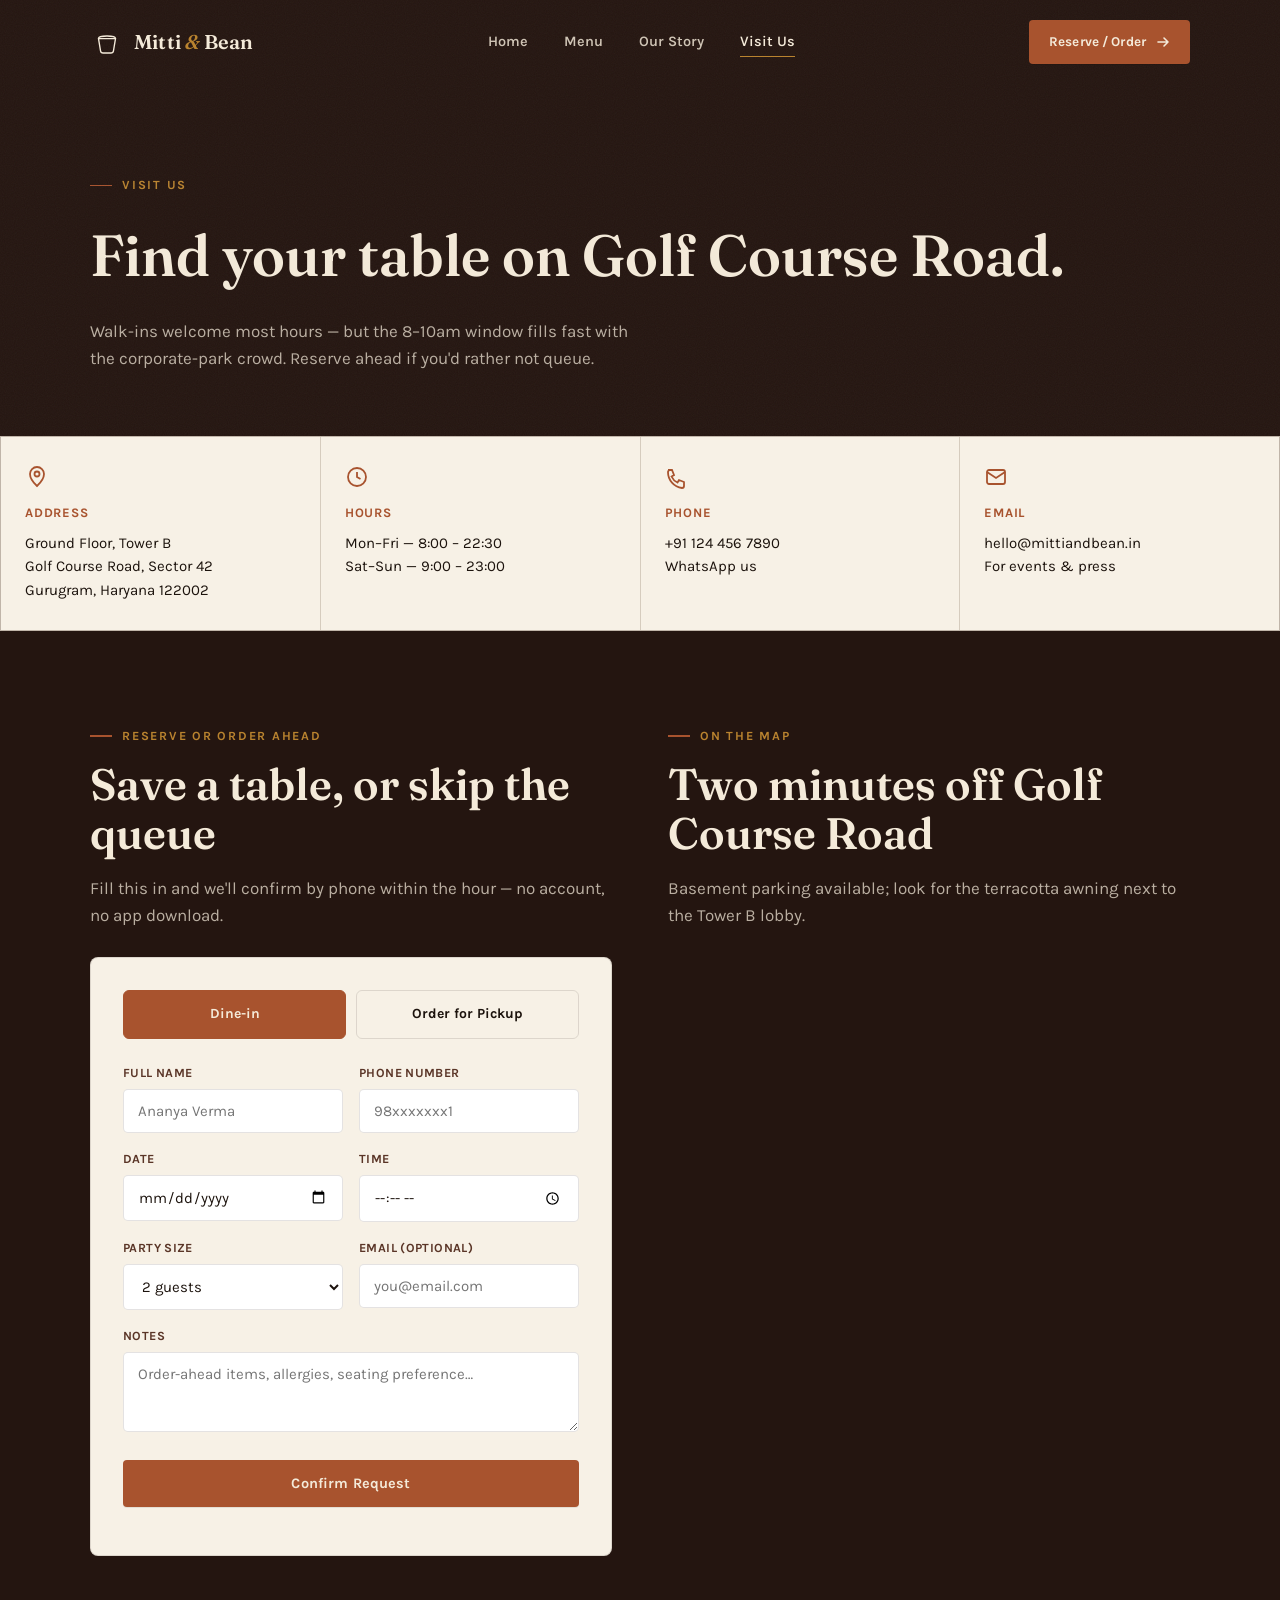
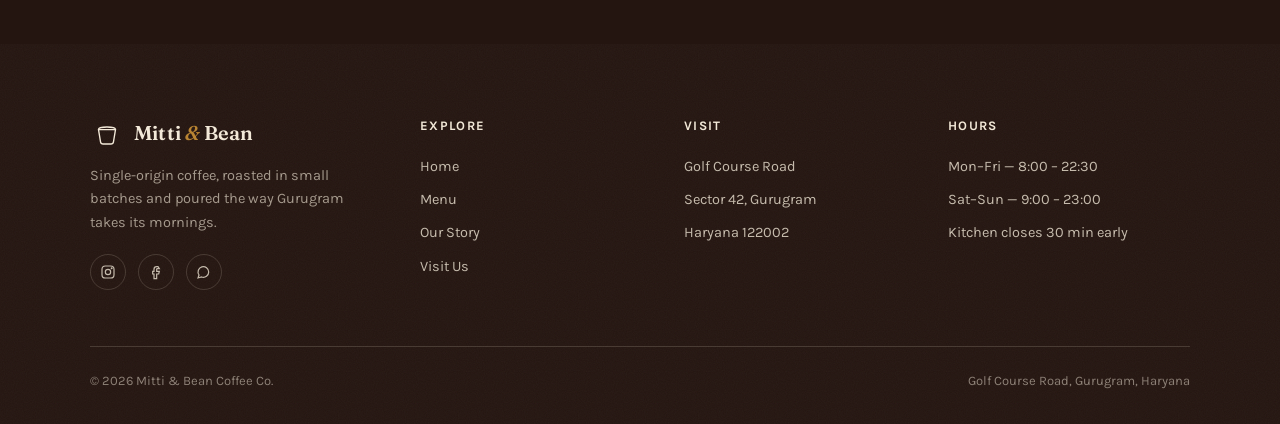
<file: contact.html>
<!DOCTYPE html>
<html lang="en">
<head>
<meta charset="UTF-8">
<meta name="viewport" content="width=device-width, initial-scale=1.0">
<title>Visit Us — Mitti & Bean, Golf Course Road, Gurugram</title>
<meta name="description" content="Find Mitti & Bean on Golf Course Road, Sector 42, Gurugram. Reserve a table or order ahead for pickup.">

<link rel="icon" type="image/svg+xml" href="icons/favicon.svg">
<link rel="icon" type="image/png" href="icons/favicon.ico" sizes="any">
<link rel="apple-touch-icon" href="icons/icon-180.png">
<meta name="theme-color" content="#241510">

<meta property="og:type" content="website">
<meta property="og:site_name" content="Mitti & Bean">
<meta property="og:title" content="Visit Us — Mitti & Bean, Golf Course Road, Gurugram">
<meta property="og:description" content="Find Mitti & Bean on Golf Course Road, Sector 42, Gurugram. Reserve a table or order ahead for pickup.">
<meta property="og:image" content="https://mittiandbean.in/images/og-image.jpg">
<meta property="og:image:width" content="1200">
<meta property="og:image:height" content="630">
<meta property="og:url" content="https://mittiandbean.in/contact.html">
<meta name="twitter:card" content="summary_large_image">
<meta name="twitter:title" content="Visit Us — Mitti & Bean, Golf Course Road, Gurugram">
<meta name="twitter:description" content="Reserve a table or order ahead for pickup.">
<meta name="twitter:image" content="https://mittiandbean.in/images/og-image.jpg">

<script type="application/ld+json">
{
  "@context": "https://schema.org",
  "@type": "CafeOrCoffeeShop",
  "name": "Mitti & Bean",
  "image": "https://mittiandbean.in/images/og-image.jpg",
  "url": "https://mittiandbean.in/contact.html",
  "telephone": "+91-124-456-7890",
  "priceRange": "₹₹",
  "address": {
    "@type": "PostalAddress",
    "streetAddress": "Ground Floor, Tower B, Golf Course Road, Sector 42",
    "addressLocality": "Gurugram",
    "addressRegion": "HR",
    "postalCode": "122002",
    "addressCountry": "IN"
  },
  "openingHoursSpecification": [
    { "@type": "OpeningHoursSpecification", "dayOfWeek": ["Monday","Tuesday","Wednesday","Thursday","Friday"], "opens": "08:00", "closes": "22:30" },
    { "@type": "OpeningHoursSpecification", "dayOfWeek": ["Saturday","Sunday"], "opens": "09:00", "closes": "23:00" }
  ]
}
</script>

<link rel="preconnect" href="https://fonts.googleapis.com">
<link rel="preconnect" href="https://fonts.gstatic.com" crossorigin>
<link rel="stylesheet" href="https://fonts.googleapis.com/css2?family=Fraunces:opsz,wght@9..144,400;9..144,500;9..144,600;9..144,700&family=Fraunces:ital,opsz,wght@1,9..144,500&family=Karla:wght@400;500;600;700&display=swap">
<link rel="stylesheet" href="css/styles.css">
<style>
  .page-hero {
    background: var(--clay-900); color: var(--cream-text);
    padding-top: 168px; padding-bottom: 64px;
  }
  .page-hero h1 { font-family: var(--font-display); font-weight: 600; font-size: clamp(38px,5.4vw,58px); margin-top: 14px; }
  .page-hero p { margin-top: 16px; max-width: 56ch; color: rgba(244,234,217,0.72); font-size: 17px; }

  .info-strip { display: grid; grid-template-columns: repeat(4, 1fr); gap: 1px; background: var(--line-soft); border: 1px solid var(--line-soft); }
  @media (max-width: 860px) { .info-strip { grid-template-columns: 1fr 1fr; } }
  .info-card { background: var(--sesame-50); padding: 28px 24px; }
  .info-card svg { margin-bottom: 14px; }
  .info-card h3 { font-family: var(--font-body); font-weight: 700; font-size: 13px; letter-spacing: 0.06em; text-transform: uppercase; color: var(--kulhad-500); }
  .info-card p { margin-top: 8px; font-size: 15px; color: var(--ink); line-height: 1.55; }
  .info-card a:hover { color: var(--kulhad-500); }

  .visit-split { display: grid; grid-template-columns: 1fr 1fr; gap: 56px; align-items: start; }
  @media (max-width: 900px) { .visit-split { grid-template-columns: 1fr; } }

  .map-frame { border-radius: 6px; overflow: hidden; border: 1px solid var(--line-soft); aspect-ratio: 4/3.4; }
  .map-frame iframe { width: 100%; height: 100%; border: 0; }

  .res-form { background: var(--sesame-50); border: 1px solid var(--line-soft); border-radius: 8px; padding: 32px; }
  #reserve { position: relative; background: var(--clay-900); overflow: hidden; }
  #reserve .container { position: relative; z-index: 1; }
  .toggle-row { display: flex; gap: 10px; margin-bottom: 24px; }
  .toggle-row label { flex: 1; text-align: center; padding: 12px; border: 1px solid var(--line-soft); border-radius: 6px; font-weight: 700; font-size: 14px; cursor: pointer; transition: background var(--dur-fast), border-color var(--dur-fast), color var(--dur-fast); }
  .toggle-row input { position: absolute; opacity: 0; pointer-events: none; }
  .toggle-row input:checked + label { background: var(--kulhad-500); color: var(--cream-text); border-color: var(--kulhad-500); }

  .field-row { display: grid; grid-template-columns: 1fr 1fr; gap: 16px; margin-bottom: 16px; }
  @media (max-width: 520px) { .field-row { grid-template-columns: 1fr; } }
  .field { display: flex; flex-direction: column; gap: 6px; }
  .field label { font-size: 12.5px; font-weight: 700; letter-spacing: 0.03em; color: var(--clay-700); text-transform: uppercase; }
  .field input, .field select, .field textarea {
    padding: 12px 14px; border: 1px solid var(--line-soft); border-radius: 5px;
    font-family: var(--font-body); font-size: 15px; background: #fff; color: var(--ink);
    transition: border-color var(--dur-fast);
  }
  .field input:focus, .field select:focus, .field textarea:focus { border-color: var(--kulhad-500); outline: none; }
  .res-form .btn-primary { width: 100%; justify-content: center; margin-top: 8px; padding-block: 15px; }
  .form-status { margin-top: 16px; font-size: 14px; color: var(--moss-600); font-weight: 700; opacity: 0; transition: opacity var(--dur-med); }
  .form-status.in { opacity: 1; }
</style>
</head>
<body>

<header class="site-header scrolled">
  <div class="container">
    <a href="index.html" class="brand" aria-label="Mitti & Bean home">
      <svg class="brand-mark" viewBox="0 0 40 40" fill="none" xmlns="http://www.w3.org/2000/svg" aria-hidden="true">
        <path d="M10 16h20l-2.4 14.5a3 3 0 0 1-3 2.5h-9.2a3 3 0 0 1-3-2.5L10 16Z" stroke="#F4EAD9" stroke-width="1.6" stroke-linejoin="round"/>
        <path d="M10 16c0-2 2-3 10-3s10 1 10 3" stroke="#F4EAD9" stroke-width="1.6" stroke-linecap="round"/>
      </svg>
      <span class="brand-word">Mitti <em>&amp;</em> Bean</span>
    </a>
    <nav class="nav-links" aria-label="Primary">
      <a href="index.html">Home</a>
      <a href="menu.html">Menu</a>
      <a href="about.html">Our Story</a>
      <a href="contact.html" class="active">Visit Us</a>
    </nav>
    <div class="nav-actions">
      <a href="#reserve" class="btn btn-primary">
        <span>Reserve / Order</span>
        <svg class="btn-arrow" width="14" height="14" viewBox="0 0 14 14" fill="none"><path d="M2 7h10M8 3l4 4-4 4" stroke="currentColor" stroke-width="1.6" stroke-linecap="round" stroke-linejoin="round"/></svg>
      </a>
      <button class="nav-toggle" aria-label="Open menu" aria-expanded="false"><span></span><span></span><span></span></button>
    </div>
  </div>
</header>

<div class="mobile-panel">
  <a href="index.html">Home</a>
  <a href="menu.html">Menu</a>
  <a href="about.html">Our Story</a>
  <a href="contact.html">Visit Us</a>
  <a href="#reserve" class="btn btn-primary">Reserve / Order</a>
</div>

<section class="page-hero grain">
  <div class="container">
    <span class="eyebrow" style="color:var(--turmeric-500);">Visit Us</span>
    <h1>Find your table on Golf Course Road.</h1>
    <p>Walk-ins welcome most hours — but the 8–10am window fills fast with the corporate-park crowd. Reserve ahead if you'd rather not queue.</p>
  </div>
</section>

<div class="info-strip reveal-group">
  <div class="info-card reveal">
    <svg width="24" height="24" viewBox="0 0 24 24" fill="none" stroke="#A8532E" stroke-width="1.8"><path d="M12 21s7-6.5 7-12a7 7 0 1 0-14 0c0 5.5 7 12 7 12Z"/><circle cx="12" cy="9" r="2.5"/></svg>
    <h3>Address</h3>
    <p>Ground Floor, Tower B<br>Golf Course Road, Sector 42<br>Gurugram, Haryana 122002</p>
  </div>
  <div class="info-card reveal">
    <svg width="24" height="24" viewBox="0 0 24 24" fill="none" stroke="#A8532E" stroke-width="1.8"><circle cx="12" cy="12" r="9"/><path d="M12 7v5l3.5 2"/></svg>
    <h3>Hours</h3>
    <p>Mon–Fri — 8:00 – 22:30<br>Sat–Sun — 9:00 – 23:00</p>
  </div>
  <div class="info-card reveal">
    <svg width="24" height="24" viewBox="0 0 24 24" fill="none" stroke="#A8532E" stroke-width="1.8"><path d="M3 5h4l2 5-2.5 1.5a12 12 0 0 0 6 6L14 15l5 2v4a2 2 0 0 1-2 2A16 16 0 0 1 3 7a2 2 0 0 1 2-2Z"/></svg>
    <h3>Phone</h3>
    <p><a href="tel:+911244567890">+91 124 456 7890</a><br><a href="https://wa.me/911244567890" target="_blank" rel="noopener">WhatsApp us</a></p>
  </div>
  <div class="info-card reveal">
    <svg width="24" height="24" viewBox="0 0 24 24" fill="none" stroke="#A8532E" stroke-width="1.8"><rect x="3" y="5" width="18" height="14" rx="2"/><path d="m3 7 9 6 9-6"/></svg>
    <h3>Email</h3>
    <p><a href="mailto:hello@mittiandbean.in">hello@mittiandbean.in</a><br>For events &amp; press</p>
  </div>
</div>

<section id="reserve" class="on-dark">
  <div class="ember-field" aria-hidden="true">
    <span class="ember" style="--x:6%;  --size:4px; --dur:8.5s;  --delay:0s;    --drift:22px;"></span>
    <span class="ember" style="--x:15%; --size:6px; --dur:10.5s; --delay:1.4s;  --drift:-16px;"></span>
    <span class="ember" style="--x:24%; --size:3px; --dur:7.5s;  --delay:3.1s;  --drift:14px;"></span>
    <span class="ember" style="--x:33%; --size:5px; --dur:9.5s;  --delay:0.6s;  --drift:-20px;"></span>
    <span class="ember" style="--x:42%; --size:4px; --dur:11s;   --delay:2.2s;  --drift:18px;"></span>
    <span class="ember" style="--x:51%; --size:7px; --dur:8s;    --delay:4s;    --drift:-14px;"></span>
    <span class="ember" style="--x:60%; --size:3px; --dur:10s;   --delay:1s;    --drift:20px;"></span>
    <span class="ember" style="--x:68%; --size:5px; --dur:9s;    --delay:2.8s;  --drift:-18px;"></span>
    <span class="ember" style="--x:76%; --size:4px; --dur:11.5s; --delay:0.3s;  --drift:16px;"></span>
    <span class="ember" style="--x:84%; --size:6px; --dur:8.2s;  --delay:3.6s;  --drift:-22px;"></span>
    <span class="ember" style="--x:91%; --size:3px; --dur:10.2s; --delay:1.8s;  --drift:12px;"></span>
    <span class="ember" style="--x:97%; --size:5px; --dur:9.2s;  --delay:2.5s;  --drift:-16px;"></span>
  </div>
  <div class="container">
    <div class="visit-split">
      <div>
        <div class="section-head" style="margin-bottom:28px;">
          <span class="eyebrow" style="color:var(--turmeric-500);">Reserve or Order Ahead</span>
          <h2>Save a table, or skip the queue</h2>
          <p>Fill this in and we'll confirm by phone within the hour — no account, no app download.</p>
        </div>
        <form class="res-form reveal" id="resForm" aria-labelledby="reserve">
          <div class="toggle-row">
            <input type="radio" name="mode" id="modeDine" checked>
            <label for="modeDine">Dine-in</label>
            <input type="radio" name="mode" id="modePickup">
            <label for="modePickup">Order for Pickup</label>
          </div>
          <div class="field-row">
            <div class="field"><label for="fName">Full name</label><input id="fName" type="text" placeholder="Ananya Verma" required></div>
            <div class="field"><label for="fPhone">Phone number</label><input id="fPhone" type="tel" placeholder="98xxxxxxx1" required></div>
          </div>
          <div class="field-row">
            <div class="field"><label for="fDate">Date</label><input id="fDate" type="date" required></div>
            <div class="field"><label for="fTime">Time</label><input id="fTime" type="time" required></div>
          </div>
          <div class="field-row">
            <div class="field"><label for="fGuests">Party size</label>
              <select id="fGuests"><option>1 guest</option><option selected>2 guests</option><option>3 guests</option><option>4 guests</option><option>5+ guests</option></select>
            </div>
            <div class="field"><label for="fEmail">Email (optional)</label><input id="fEmail" type="email" placeholder="you@email.com"></div>
          </div>
          <div class="field" style="margin-bottom:20px;">
            <label for="fNotes">Notes</label>
            <textarea id="fNotes" rows="3" placeholder="Order-ahead items, allergies, seating preference…"></textarea>
          </div>
          <button type="submit" class="btn btn-primary btn-magnetic">Confirm Request</button>
          <p class="form-status" role="status" aria-live="polite"></p>
        </form>
      </div>
      <div>
        <div class="section-head" style="margin-bottom:20px;">
          <span class="eyebrow" style="color:var(--turmeric-500);">On the Map</span>
          <h2>Two minutes off Golf Course Road</h2>
          <p>Basement parking available; look for the terracotta awning next to the Tower B lobby.</p>
        </div>
        <div class="map-frame reveal-mask reveal-mask-rect">
          <iframe
            src="https://www.google.com/maps?q=Golf+Course+Road,+Sector+42,+Gurugram,+Haryana&output=embed"
            loading="lazy"
            referrerpolicy="no-referrer-when-downgrade"
            title="Map showing Mitti & Bean location on Golf Course Road, Gurugram">
          </iframe>
        </div>
      </div>
    </div>
  </div>
</section>

<footer class="site-footer grain">
  <div class="container">
    <div class="footer-grid">
      <div class="footer-brand">
        <a href="index.html" class="brand" style="margin-bottom:4px;">
          <svg class="brand-mark" viewBox="0 0 40 40" fill="none" xmlns="http://www.w3.org/2000/svg" aria-hidden="true">
            <path d="M10 16h20l-2.4 14.5a3 3 0 0 1-3 2.5h-9.2a3 3 0 0 1-3-2.5L10 16Z" stroke="#F4EAD9" stroke-width="1.6" stroke-linejoin="round"/>
            <path d="M10 16c0-2 2-3 10-3s10 1 10 3" stroke="#F4EAD9" stroke-width="1.6" stroke-linecap="round"/>
          </svg>
          <span class="brand-word">Mitti <em>&amp;</em> Bean</span>
        </a>
        <p>Single-origin coffee, roasted in small batches and poured the way Gurugram takes its mornings.</p>
        <div class="social-row">
          <a href="https://instagram.com" target="_blank" rel="noopener" aria-label="Instagram"><svg width="16" height="16" viewBox="0 0 24 24" fill="none" stroke="currentColor" stroke-width="1.8"><rect x="3" y="3" width="18" height="18" rx="5"/><circle cx="12" cy="12" r="4"/><circle cx="17.5" cy="6.5" r="0.6" fill="currentColor"/></svg></a>
          <a href="https://facebook.com" target="_blank" rel="noopener" aria-label="Facebook"><svg width="16" height="16" viewBox="0 0 24 24" fill="none" stroke="currentColor" stroke-width="1.8"><path d="M15 4h-2a4 4 0 0 0-4 4v3H7v4h2v7h4v-7h3l1-4h-4V8a1 1 0 0 1 1-1h3Z"/></svg></a>
          <a href="https://wa.me/911244567890" target="_blank" rel="noopener" aria-label="WhatsApp"><svg width="16" height="16" viewBox="0 0 24 24" fill="none" stroke="currentColor" stroke-width="1.8"><path d="M3 21l1.5-4.5A8 8 0 1 1 8.5 19.5L3 21Z"/></svg></a>
        </div>
      </div>
      <div>
        <h4>Explore</h4>
        <ul>
          <li><a href="index.html">Home</a></li>
          <li><a href="menu.html">Menu</a></li>
          <li><a href="about.html">Our Story</a></li>
          <li><a href="contact.html">Visit Us</a></li>
        </ul>
      </div>
      <div>
        <h4>Visit</h4>
        <ul>
          <li>Golf Course Road</li>
          <li>Sector 42, Gurugram</li>
          <li>Haryana 122002</li>
        </ul>
      </div>
      <div>
        <h4>Hours</h4>
        <ul>
          <li>Mon–Fri — 8:00 – 22:30</li>
          <li>Sat–Sun — 9:00 – 23:00</li>
          <li>Kitchen closes 30 min early</li>
        </ul>
      </div>
    </div>
    <div class="footer-bottom">
      <span>© <span data-year></span> Mitti &amp; Bean Coffee Co.</span>
      <span>Golf Course Road, Gurugram, Haryana</span>
    </div>
  </div>
</footer>


<div class="mobile-action-bar">
  <a href="tel:+911244567890" class="maa-call">
    <svg width="16" height="16" viewBox="0 0 24 24" fill="none" stroke="currentColor" stroke-width="1.8"><path d="M3 5h4l2 5-2.5 1.5a12 12 0 0 0 6 6L14 15l5 2v4a2 2 0 0 1-2 2A16 16 0 0 1 3 7a2 2 0 0 1 2-2Z"/></svg>
    Call
  </a>
  <a href="#reserve" class="maa-reserve">Reserve a Table</a>
</div>

<script src="js/main.js"></script>
</body>
</html>
</file>
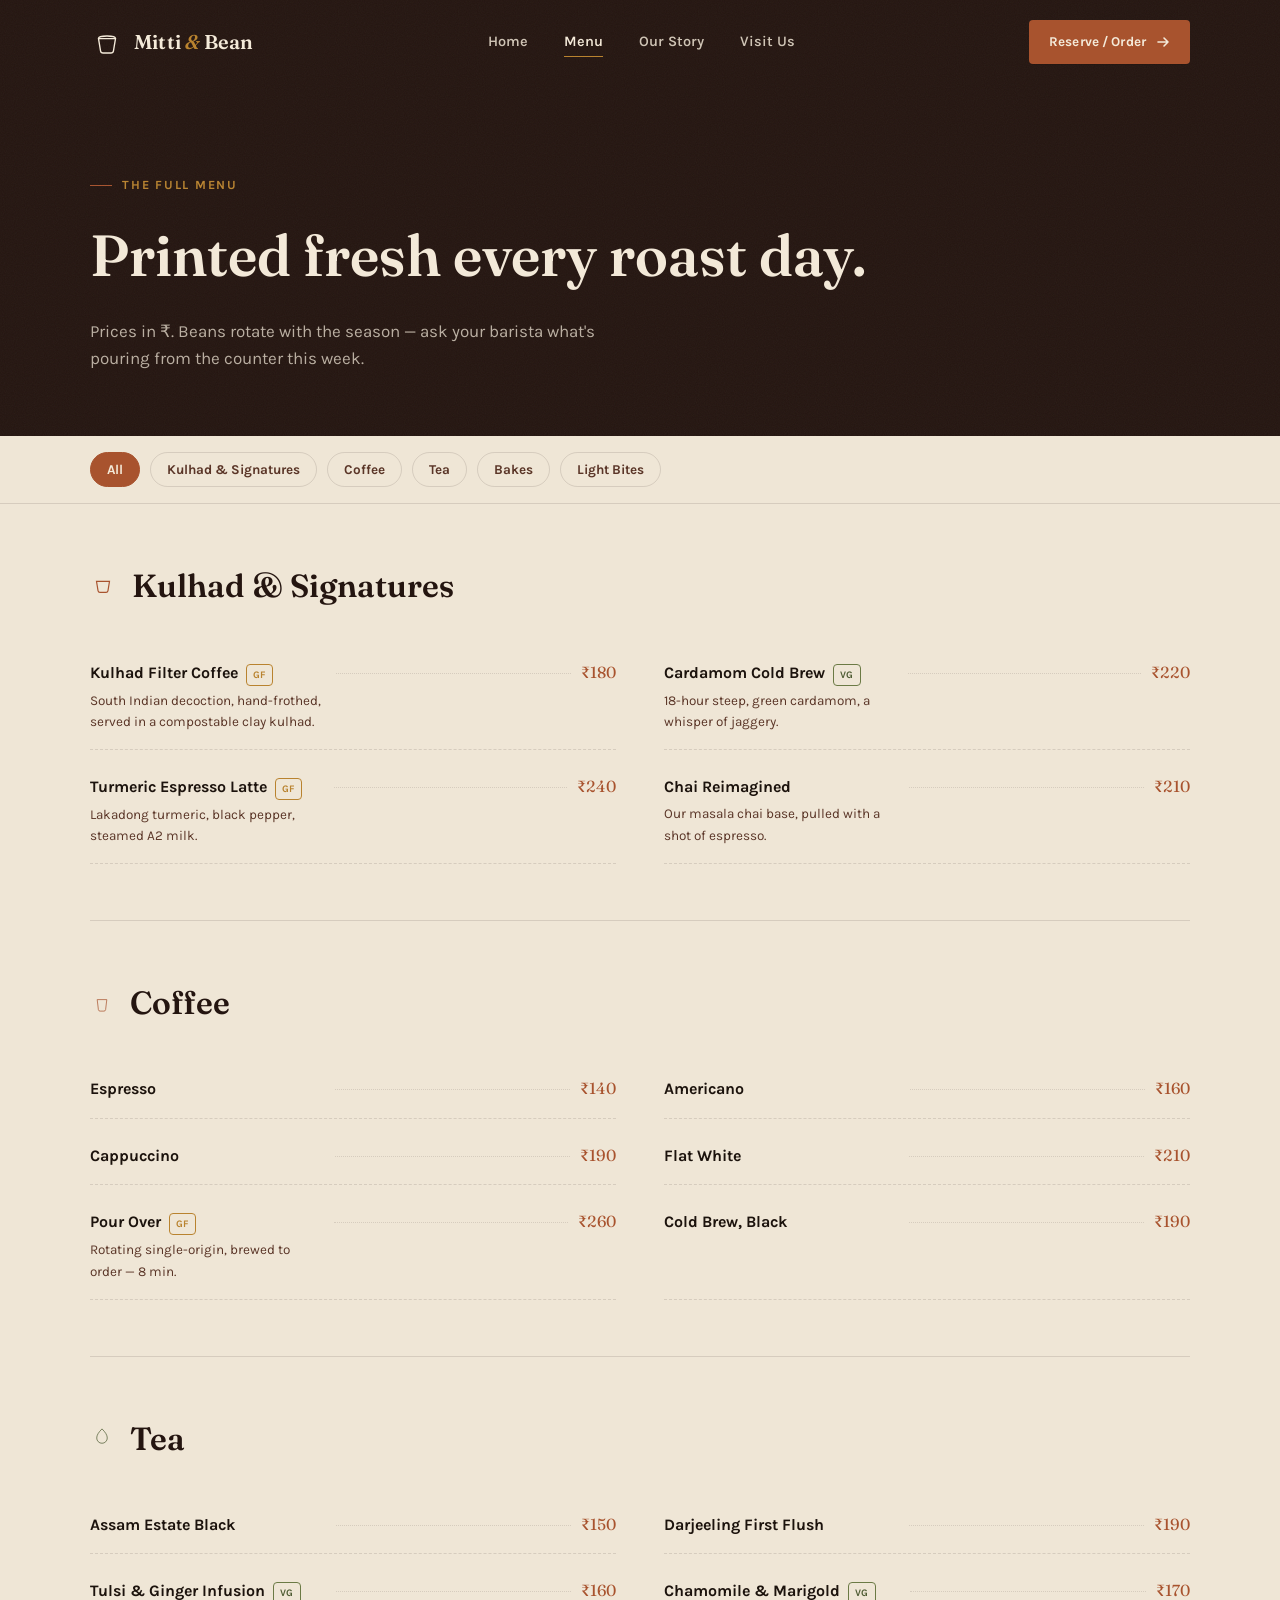
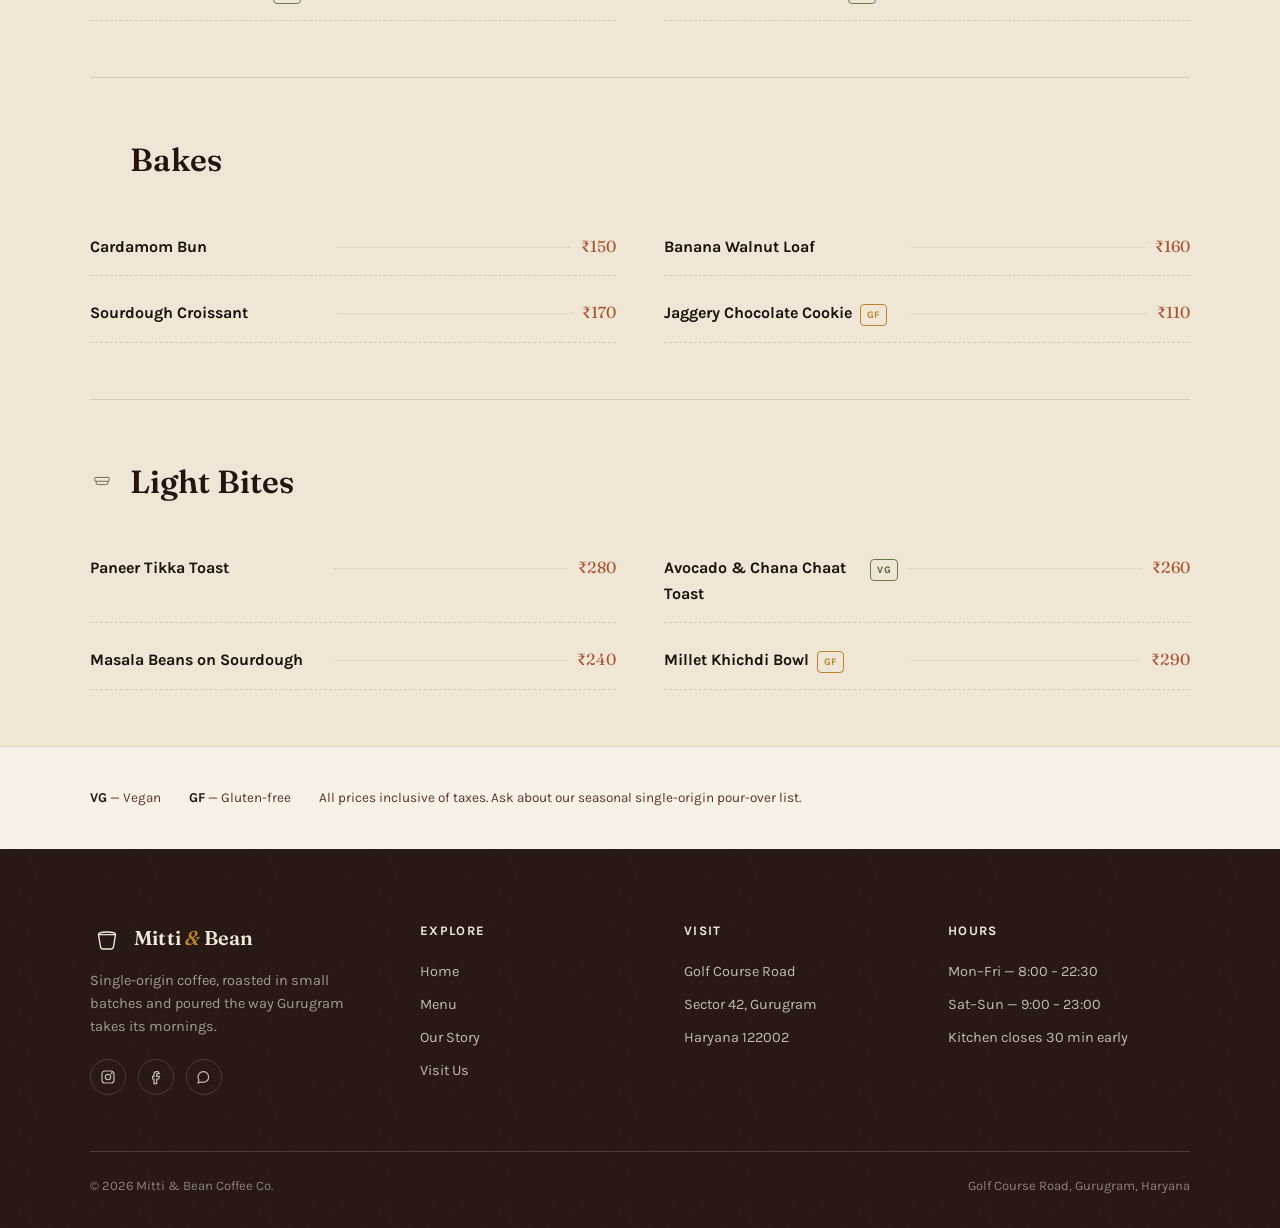
<file: menu.html>
<!DOCTYPE html>
<html lang="en">
<head>
<meta charset="UTF-8">
<meta name="viewport" content="width=device-width, initial-scale=1.0">
<title>Menu — Mitti & Bean, Gurugram</title>
<meta name="description" content="Kulhad filter coffee, single-origin pour overs, Assam and Darjeeling teas, and a small food menu rooted in Indian pantry staples — at Mitti & Bean, Golf Course Road, Gurugram.">

<link rel="icon" type="image/svg+xml" href="icons/favicon.svg">
<link rel="icon" type="image/png" href="icons/favicon.ico" sizes="any">
<link rel="apple-touch-icon" href="icons/icon-180.png">
<meta name="theme-color" content="#241510">

<meta property="og:type" content="website">
<meta property="og:site_name" content="Mitti & Bean">
<meta property="og:title" content="Menu — Mitti & Bean, Gurugram">
<meta property="og:description" content="Kulhad filter coffee, single-origin pour overs, Assam and Darjeeling teas, and a small food menu rooted in Indian pantry staples.">
<meta property="og:image" content="https://mittiandbean.in/images/og-image.jpg">
<meta property="og:image:width" content="1200">
<meta property="og:image:height" content="630">
<meta property="og:url" content="https://mittiandbean.in/menu.html">
<meta name="twitter:card" content="summary_large_image">
<meta name="twitter:title" content="Menu — Mitti & Bean, Gurugram">
<meta name="twitter:description" content="Kulhad filter coffee, single-origin pour overs, and a menu rooted in Indian pantry staples.">
<meta name="twitter:image" content="https://mittiandbean.in/images/og-image.jpg">
<link rel="preconnect" href="https://fonts.googleapis.com">
<link rel="preconnect" href="https://fonts.gstatic.com" crossorigin>
<link rel="stylesheet" href="https://fonts.googleapis.com/css2?family=Fraunces:opsz,wght@9..144,400;9..144,500;9..144,600;9..144,700&family=Fraunces:ital,opsz,wght@1,9..144,500&family=Karla:wght@400;500;600;700&display=swap">
<link rel="stylesheet" href="css/styles.css">
<style>
  .page-hero {
    background: var(--clay-900);
    color: var(--cream-text);
    padding-top: 168px;
    padding-bottom: 64px;
    position: relative;
  }
  .page-hero h1 { font-family: var(--font-display); font-weight: 600; font-size: clamp(38px,5.4vw,58px); margin-top: 14px; }
  .page-hero p { margin-top: 16px; max-width: 56ch; color: rgba(244,234,217,0.72); font-size: 17px; }

  .menu-filters {
    position: sticky; top: 0; z-index: 40;
    background: var(--sesame-100);
    border-bottom: 1px solid var(--line-soft);
    padding-block: 16px;
  }
  .menu-filters .container { display: flex; gap: 10px; flex-wrap: wrap; }
  @media (max-width: 640px) {
    .menu-filters .container {
      flex-wrap: nowrap;
      overflow-x: auto;
      scroll-snap-type: x proximity;
      -webkit-overflow-scrolling: touch;
    }
    .menu-filters .container::-webkit-scrollbar { display: none; }
    .menu-filters .container { scrollbar-width: none; }
    .menu-filters button { flex: 0 0 auto; scroll-snap-align: start; white-space: nowrap; }
  }
  .menu-filters button {
    padding: 9px 16px;
    border-radius: 100px;
    font-size: 13.5px;
    font-weight: 700;
    color: var(--clay-700);
    border: 1px solid var(--line-soft);
    transition: background var(--dur-fast), color var(--dur-fast), border-color var(--dur-fast);
  }
  .menu-filters button:hover { border-color: var(--kulhad-500); }
  .menu-filters button.is-active { background: var(--kulhad-500); color: var(--cream-text); border-color: var(--kulhad-500); }

  .menu-category { padding-block: 56px; border-bottom: 1px solid var(--line-soft); }
  .menu-category:last-of-type { border-bottom: none; }
  .cat-head { display: flex; align-items: baseline; gap: 16px; margin-bottom: 32px; }
  .cat-head h2 { font-family: var(--font-display); font-weight: 600; font-size: clamp(24px,3vw,32px); color: var(--clay-900); }
  .cat-head svg { flex-shrink: 0; }
  .item-grid { display: grid; grid-template-columns: 1fr 1fr; gap: 8px 48px; }
  @media (max-width: 760px) { .item-grid { grid-template-columns: 1fr; } }
  .menu-item { display: flex; align-items: baseline; gap: 10px; padding-block: 16px; border-bottom: 1px dashed var(--line-soft); }
  .menu-item .name-wrap { flex: 1; min-width: 0; }
  .menu-item .name-row { display: flex; align-items: baseline; gap: 8px; }
  .menu-item h3 { font-family: var(--font-body); font-weight: 700; font-size: 16px; color: var(--ink); }
  .menu-item .dot-leader { flex: 1; border-bottom: 1px dotted var(--line-soft); transform: translateY(-4px); min-width: 12px; }
  .menu-item .price { font-family: var(--font-display); font-size: 16px; color: var(--kulhad-500); white-space: nowrap; }
  .menu-item p.note { font-size: 13.5px; color: var(--clay-700); margin-top: 4px; max-width: 46ch; }
  .diet-tag {
    font-size: 10px; font-weight: 700; letter-spacing: 0.03em;
    padding: 2px 6px; border-radius: 4px; border: 1px solid var(--moss-500); color: var(--moss-600);
  }
  .diet-tag.gf { border-color: var(--turmeric-500); color: var(--turmeric-500); }

  .menu-note-band { background: var(--sesame-50); border-top: 1px solid var(--line-soft); padding-block: 40px; }
  .menu-note-band .container { display: flex; gap: 28px; flex-wrap: wrap; font-size: 13.5px; color: var(--clay-700); }
  .menu-note-band strong { color: var(--clay-900); }
</style>
</head>
<body>

<header class="site-header scrolled">
  <div class="container">
    <a href="index.html" class="brand" aria-label="Mitti & Bean home">
      <svg class="brand-mark" viewBox="0 0 40 40" fill="none" xmlns="http://www.w3.org/2000/svg" aria-hidden="true">
        <path d="M10 16h20l-2.4 14.5a3 3 0 0 1-3 2.5h-9.2a3 3 0 0 1-3-2.5L10 16Z" stroke="#F4EAD9" stroke-width="1.6" stroke-linejoin="round"/>
        <path d="M10 16c0-2 2-3 10-3s10 1 10 3" stroke="#F4EAD9" stroke-width="1.6" stroke-linecap="round"/>
      </svg>
      <span class="brand-word">Mitti <em>&amp;</em> Bean</span>
    </a>
    <nav class="nav-links" aria-label="Primary">
      <a href="index.html">Home</a>
      <a href="menu.html" class="active">Menu</a>
      <a href="about.html">Our Story</a>
      <a href="contact.html">Visit Us</a>
    </nav>
    <div class="nav-actions">
      <a href="contact.html#reserve" class="btn btn-primary">
        <span>Reserve / Order</span>
        <svg class="btn-arrow" width="14" height="14" viewBox="0 0 14 14" fill="none"><path d="M2 7h10M8 3l4 4-4 4" stroke="currentColor" stroke-width="1.6" stroke-linecap="round" stroke-linejoin="round"/></svg>
      </a>
      <button class="nav-toggle" aria-label="Open menu" aria-expanded="false"><span></span><span></span><span></span></button>
    </div>
  </div>
</header>

<div class="mobile-panel">
  <a href="index.html">Home</a>
  <a href="menu.html">Menu</a>
  <a href="about.html">Our Story</a>
  <a href="contact.html">Visit Us</a>
  <a href="contact.html#reserve" class="btn btn-primary">Reserve / Order</a>
</div>

<section class="page-hero grain">
  <div class="container">
    <span class="eyebrow" style="color:var(--turmeric-500);">The Full Menu</span>
    <h1>Printed fresh every roast day.</h1>
    <p>Prices in ₹. Beans rotate with the season — ask your barista what's pouring from the counter this week.</p>
  </div>
</section>

<nav class="menu-filters" aria-label="Filter menu by category">
  <div class="container">
    <button data-filter="all" class="is-active">All</button>
    <button data-filter="signatures">Kulhad &amp; Signatures</button>
    <button data-filter="coffee">Coffee</button>
    <button data-filter="tea">Tea</button>
    <button data-filter="bakes">Bakes</button>
    <button data-filter="bites">Light Bites</button>
  </div>
</nav>

<div class="container">

  <section class="menu-category" data-category="signatures">
    <div class="cat-head">
      <svg class="reveal" width="26" height="26" viewBox="0 0 40 40" fill="none"><path d="M10 16h20l-2.4 14.5a3 3 0 0 1-3 2.5h-9.2a3 3 0 0 1-3-2.5L10 16Z" stroke="#A8532E" stroke-width="1.8"/></svg>
      <h2 class="reveal">Kulhad &amp; Signatures</h2>
    </div>
    <div class="item-grid reveal" style="transition-delay:80ms;">
      <div class="menu-item">
        <div class="name-wrap">
          <div class="name-row"><h3>Kulhad Filter Coffee</h3><span class="diet-tag gf">GF</span></div>
          <p class="note">South Indian decoction, hand-frothed, served in a compostable clay kulhad.</p>
        </div>
        <span class="dot-leader"></span><span class="price">₹180</span>
      </div>
      <div class="menu-item">
        <div class="name-wrap">
          <div class="name-row"><h3>Cardamom Cold Brew</h3><span class="diet-tag">VG</span></div>
          <p class="note">18-hour steep, green cardamom, a whisper of jaggery.</p>
        </div>
        <span class="dot-leader"></span><span class="price">₹220</span>
      </div>
      <div class="menu-item">
        <div class="name-wrap">
          <div class="name-row"><h3>Turmeric Espresso Latte</h3><span class="diet-tag gf">GF</span></div>
          <p class="note">Lakadong turmeric, black pepper, steamed A2 milk.</p>
        </div>
        <span class="dot-leader"></span><span class="price">₹240</span>
      </div>
      <div class="menu-item">
        <div class="name-wrap">
          <div class="name-row"><h3>Chai Reimagined</h3></div>
          <p class="note">Our masala chai base, pulled with a shot of espresso.</p>
        </div>
        <span class="dot-leader"></span><span class="price">₹210</span>
      </div>
    </div>
  </section>

  <section class="menu-category" data-category="coffee">
    <div class="cat-head">
      <svg class="reveal" width="24" height="24" viewBox="0 0 100 100" fill="none"><path d="M30 40h40l-5 42a7 7 0 0 1-7 6H42a7 7 0 0 1-7-6l-5-42Z" stroke="#A8532E" stroke-width="3"/></svg>
      <h2 class="reveal">Coffee</h2>
    </div>
    <div class="item-grid reveal" style="transition-delay:80ms;">
      <div class="menu-item"><div class="name-wrap"><h3>Espresso</h3></div><span class="dot-leader"></span><span class="price">₹140</span></div>
      <div class="menu-item"><div class="name-wrap"><h3>Americano</h3></div><span class="dot-leader"></span><span class="price">₹160</span></div>
      <div class="menu-item"><div class="name-wrap"><h3>Cappuccino</h3></div><span class="dot-leader"></span><span class="price">₹190</span></div>
      <div class="menu-item"><div class="name-wrap"><h3>Flat White</h3></div><span class="dot-leader"></span><span class="price">₹210</span></div>
      <div class="menu-item">
        <div class="name-wrap"><div class="name-row"><h3>Pour Over</h3><span class="diet-tag gf">GF</span></div><p class="note">Rotating single-origin, brewed to order — 8 min.</p></div>
        <span class="dot-leader"></span><span class="price">₹260</span>
      </div>
      <div class="menu-item"><div class="name-wrap"><h3>Cold Brew, Black</h3></div><span class="dot-leader"></span><span class="price">₹190</span></div>
    </div>
  </section>

  <section class="menu-category" data-category="tea">
    <div class="cat-head">
      <svg class="reveal" width="24" height="24" viewBox="0 0 100 100" fill="none"><path d="M50 12c14 14 22 26 22 38a22 22 0 1 1-44 0c0-12 8-24 22-38Z" stroke="#4f5c34" stroke-width="3"/></svg>
      <h2 class="reveal">Tea</h2>
    </div>
    <div class="item-grid reveal" style="transition-delay:80ms;">
      <div class="menu-item"><div class="name-wrap"><h3>Assam Estate Black</h3></div><span class="dot-leader"></span><span class="price">₹150</span></div>
      <div class="menu-item"><div class="name-wrap"><h3>Darjeeling First Flush</h3></div><span class="dot-leader"></span><span class="price">₹190</span></div>
      <div class="menu-item"><div class="name-wrap"><div class="name-row"><h3>Tulsi &amp; Ginger Infusion</h3><span class="diet-tag">VG</span></div></div><span class="dot-leader"></span><span class="price">₹160</span></div>
      <div class="menu-item"><div class="name-wrap"><div class="name-row"><h3>Chamomile &amp; Marigold</h3><span class="diet-tag">VG</span></div></div><span class="dot-leader"></span><span class="price">₹170</span></div>
    </div>
  </section>

  <section class="menu-category" data-category="bakes">
    <div class="cat-head">
      <svg class="reveal" width="24" height="24" viewBox="0 0 100 100" fill="none"><path d="M20 65c0-20 14-38 30-38s30 18 30 38" stroke="#b9832f" stroke-width="3" fill="none"/><path d="M18 65h64" stroke="#b9832f" stroke-width="3"/></svg>
      <h2 class="reveal">Bakes</h2>
    </div>
    <div class="item-grid reveal" style="transition-delay:80ms;">
      <div class="menu-item"><div class="name-wrap"><h3>Cardamom Bun</h3></div><span class="dot-leader"></span><span class="price">₹150</span></div>
      <div class="menu-item"><div class="name-wrap"><h3>Banana Walnut Loaf</h3></div><span class="dot-leader"></span><span class="price">₹160</span></div>
      <div class="menu-item"><div class="name-wrap"><h3>Sourdough Croissant</h3></div><span class="dot-leader"></span><span class="price">₹170</span></div>
      <div class="menu-item"><div class="name-wrap"><div class="name-row"><h3>Jaggery Chocolate Cookie</h3><span class="diet-tag gf">GF</span></div></div><span class="dot-leader"></span><span class="price">₹110</span></div>
    </div>
  </section>

  <section class="menu-category" data-category="bites">
    <div class="cat-head">
      <svg class="reveal" width="24" height="24" viewBox="0 0 100 100" fill="none"><rect x="20" y="35" width="60" height="16" rx="3" stroke="#5a3527" stroke-width="3"/><path d="M26 51v8a6 6 0 0 0 6 6h36a6 6 0 0 0 6-6v-8" stroke="#5a3527" stroke-width="3" fill="none"/></svg>
      <h2 class="reveal">Light Bites</h2>
    </div>
    <div class="item-grid reveal" style="transition-delay:80ms;">
      <div class="menu-item"><div class="name-wrap"><h3>Paneer Tikka Toast</h3></div><span class="dot-leader"></span><span class="price">₹280</span></div>
      <div class="menu-item"><div class="name-wrap"><div class="name-row"><h3>Avocado &amp; Chana Chaat Toast</h3><span class="diet-tag">VG</span></div></div><span class="dot-leader"></span><span class="price">₹260</span></div>
      <div class="menu-item"><div class="name-wrap"><h3>Masala Beans on Sourdough</h3></div><span class="dot-leader"></span><span class="price">₹240</span></div>
      <div class="menu-item"><div class="name-wrap"><div class="name-row"><h3>Millet Khichdi Bowl</h3><span class="diet-tag gf">GF</span></div></div><span class="dot-leader"></span><span class="price">₹290</span></div>
    </div>
  </section>

</div>

<div class="menu-note-band">
  <div class="container">
    <span><strong>VG</strong> — Vegan</span>
    <span><strong>GF</strong> — Gluten-free</span>
    <span>All prices inclusive of taxes. Ask about our seasonal single-origin pour-over list.</span>
  </div>
</div>

<footer class="site-footer grain">
  <div class="container">
    <div class="footer-grid">
      <div class="footer-brand">
        <a href="index.html" class="brand" style="margin-bottom:4px;">
          <svg class="brand-mark" viewBox="0 0 40 40" fill="none" xmlns="http://www.w3.org/2000/svg" aria-hidden="true">
            <path d="M10 16h20l-2.4 14.5a3 3 0 0 1-3 2.5h-9.2a3 3 0 0 1-3-2.5L10 16Z" stroke="#F4EAD9" stroke-width="1.6" stroke-linejoin="round"/>
            <path d="M10 16c0-2 2-3 10-3s10 1 10 3" stroke="#F4EAD9" stroke-width="1.6" stroke-linecap="round"/>
          </svg>
          <span class="brand-word">Mitti <em>&amp;</em> Bean</span>
        </a>
        <p>Single-origin coffee, roasted in small batches and poured the way Gurugram takes its mornings.</p>
        <div class="social-row">
          <a href="https://instagram.com" target="_blank" rel="noopener" aria-label="Instagram"><svg width="16" height="16" viewBox="0 0 24 24" fill="none" stroke="currentColor" stroke-width="1.8"><rect x="3" y="3" width="18" height="18" rx="5"/><circle cx="12" cy="12" r="4"/><circle cx="17.5" cy="6.5" r="0.6" fill="currentColor"/></svg></a>
          <a href="https://facebook.com" target="_blank" rel="noopener" aria-label="Facebook"><svg width="16" height="16" viewBox="0 0 24 24" fill="none" stroke="currentColor" stroke-width="1.8"><path d="M15 4h-2a4 4 0 0 0-4 4v3H7v4h2v7h4v-7h3l1-4h-4V8a1 1 0 0 1 1-1h3Z"/></svg></a>
          <a href="https://wa.me/911244567890" target="_blank" rel="noopener" aria-label="WhatsApp"><svg width="16" height="16" viewBox="0 0 24 24" fill="none" stroke="currentColor" stroke-width="1.8"><path d="M3 21l1.5-4.5A8 8 0 1 1 8.5 19.5L3 21Z"/></svg></a>
        </div>
      </div>
      <div>
        <h4>Explore</h4>
        <ul>
          <li><a href="index.html">Home</a></li>
          <li><a href="menu.html">Menu</a></li>
          <li><a href="about.html">Our Story</a></li>
          <li><a href="contact.html">Visit Us</a></li>
        </ul>
      </div>
      <div>
        <h4>Visit</h4>
        <ul>
          <li>Golf Course Road</li>
          <li>Sector 42, Gurugram</li>
          <li>Haryana 122002</li>
        </ul>
      </div>
      <div>
        <h4>Hours</h4>
        <ul>
          <li>Mon–Fri — 8:00 – 22:30</li>
          <li>Sat–Sun — 9:00 – 23:00</li>
          <li>Kitchen closes 30 min early</li>
        </ul>
      </div>
    </div>
    <div class="footer-bottom">
      <span>© <span data-year></span> Mitti &amp; Bean Coffee Co.</span>
      <span>Golf Course Road, Gurugram, Haryana</span>
    </div>
  </div>
</footer>


<div class="mobile-action-bar">
  <a href="tel:+911244567890" class="maa-call">
    <svg width="16" height="16" viewBox="0 0 24 24" fill="none" stroke="currentColor" stroke-width="1.8"><path d="M3 5h4l2 5-2.5 1.5a12 12 0 0 0 6 6L14 15l5 2v4a2 2 0 0 1-2 2A16 16 0 0 1 3 7a2 2 0 0 1 2-2Z"/></svg>
    Call
  </a>
  <a href="contact.html#reserve" class="maa-reserve">Reserve a Table</a>
</div>

<script src="js/main.js"></script>
</body>
</html>
</file>
<file: css/styles.css>
/* ==========================================================================
   Mitti & Bean — Design Tokens & Base Styles
   Direction: Warm & Organic — kulhad clay, roasted earth, spice-garden accent
   ========================================================================== */

/* Fonts are loaded via <link> tags in each page's <head>, not @import —
   @import is render-blocking and adds a serial round-trip before the
   stylesheet itself is even parsed. A <link> lets the browser fetch
   fonts in parallel with everything else. */

:root {
  /* Color — rooted in kulhad clay, roasted beans, and spice-garden greens/gold.
     Deliberately pulled darker/rustier than the default "AI terracotta" (#D97757)
     and off the pure-cream background, so it reads as clay, not template. */
  --clay-900: #241510;      /* espresso — deep backgrounds */
  --clay-800: #34211a;      /* roasted bean — panels on dark */
  --clay-700: #5a3527;      /* dark roast text on light */
  --clay-600: #8a4a2f;      /* toasted terracotta — secondary accent */
  --kulhad-500: #a8532e;    /* PRIMARY — burnt clay/kulhad red-brown */
  --kulhad-600: #a14f2c;    /* text-safe shade — passes WCAG AA (4.6:1) on cream backgrounds */
  --kulhad-400: #c2683c;    /* kulhad hover / lighter accent */
  --sesame-100: #efe6d6;    /* warm sesame — base light background */
  --sesame-50:  #f7f1e6;    /* card / surface on light */
  --cream-text: #f4ead9;    /* text on dark backgrounds */
  --moss-600: #4f5c34;      /* spice-garden green — tertiary accent */
  --moss-500: #6b7a45;
  --turmeric-500: #b9832f;  /* gold — small highlight moments only */
  --ink: #1c130d;           /* near-black warm ink for body text on light */
  --line-soft: rgba(36, 21, 16, 0.12);
  --line-on-dark: rgba(244, 234, 217, 0.16);

  /* Type */
  --font-display: "Fraunces", "Iowan Old Style", "Palatino Linotype", serif;
  --font-body: "Karla", -apple-system, "Segoe UI", sans-serif;

  /* Motion */
  --ease-organic: cubic-bezier(0.25, 0.8, 0.35, 1);
  --ease-settle: cubic-bezier(0.16, 1, 0.3, 1);   /* content arriving — no bounce, decisive stop */
  --ease-snap: cubic-bezier(0.34, 1.56, 0.64, 1); /* interactive feedback — slight overshoot */
  --dur-fast: 200ms;
  --dur-med: 420ms;
  --dur-slow: 900ms;

  /* Layout */
  --container: 1180px;
  --radius-organic: 255px 15px 225px 15px/15px 225px 15px 255px;
  --grain-opacity: 0.05;
}

/* ---------- Reset ---------- */
*, *::before, *::after { box-sizing: border-box; }
html { scroll-behavior: smooth; }
@media (prefers-reduced-motion: reduce) {
  html { scroll-behavior: auto; }
  *, *::before, *::after {
    animation-duration: 0.01ms !important;
    animation-iteration-count: 1 !important;
    transition-duration: 0.01ms !important;
    scroll-behavior: auto !important;
  }
}
body {
  margin: 0;
  background: var(--sesame-100);
  color: var(--ink);
  font-family: var(--font-body);
  font-size: 16px;
  line-height: 1.6;
  -webkit-font-smoothing: antialiased;
  overflow-x: hidden;
}
img, svg { max-width: 100%; display: block; }
a { color: inherit; text-decoration: none; }
ul { margin: 0; padding: 0; list-style: none; }
h1, h2, h3, h4, p { margin: 0; }
button { font-family: inherit; border: none; background: none; cursor: pointer; }

/* Subtle paper-grain texture, used sparingly on large panels */
.grain {
  position: relative;
  isolation: isolate;
}
.grain::after {
  content: "";
  position: absolute;
  inset: 0;
  pointer-events: none;
  opacity: var(--grain-opacity);
  z-index: 1;
  background-image: url("data:image/svg+xml,%3Csvg xmlns='http://www.w3.org/2000/svg' width='120' height='120'%3E%3Cfilter id='n'%3E%3CfeTurbulence type='fractalNoise' baseFrequency='0.9' numOctaves='2' stitchTiles='stitch'/%3E%3C/filter%3E%3Crect width='100%25' height='100%25' filter='url(%23n)'/%3E%3C/svg%3E");
}

/* Focus visibility — never remove */
:focus-visible {
  outline: 2px solid var(--turmeric-500);
  outline-offset: 3px;
  border-radius: 2px;
}

/* ---------- Layout helpers ---------- */
.container {
  width: 100%;
  max-width: var(--container);
  margin-inline: auto;
  padding-inline: 24px;
}
@media (min-width: 768px) { .container { padding-inline: 40px; } }

section { padding-block: 88px; }
@media (max-width: 767px) { section { padding-block: 56px; } }

.eyebrow {
  display: inline-flex;
  align-items: center;
  gap: 10px;
  font-family: var(--font-body);
  font-weight: 700;
  font-size: 12.5px;
  letter-spacing: 0.14em;
  text-transform: uppercase;
  color: var(--kulhad-600);
}
.eyebrow::before {
  content: "";
  width: 22px;
  height: 1.5px;
  background: var(--kulhad-500);
}

.section-head { max-width: 640px; margin-bottom: 48px; }
.section-head h2 {
  font-family: var(--font-display);
  font-weight: 600;
  font-size: clamp(30px, 4vw, 44px);
  line-height: 1.12;
  margin-top: 14px;
  color: var(--clay-900);
}
.section-head p { margin-top: 16px; font-size: 17px; color: var(--clay-700); }
.on-dark .section-head h2 { color: var(--cream-text); }
.on-dark .section-head p { color: rgba(244,234,217,0.72); }

/* ---------- Buttons ---------- */
.btn {
  display: inline-flex;
  align-items: center;
  gap: 10px;
  padding: 14px 26px;
  border-radius: 4px;
  font-weight: 700;
  font-size: 14.5px;
  letter-spacing: 0.01em;
  cursor: pointer;
  transition: transform var(--dur-fast) var(--ease-organic), background var(--dur-fast) var(--ease-organic), color var(--dur-fast) var(--ease-organic), box-shadow var(--dur-fast) var(--ease-organic);
}
.btn-primary {
  background-color: var(--kulhad-500);
  background-image: linear-gradient(var(--kulhad-400), var(--kulhad-400));
  background-repeat: no-repeat;
  background-position: bottom;
  background-size: 100% 0%;
  color: var(--cream-text);
  box-shadow: 0 1px 0 rgba(0,0,0,0.08);
  transition: transform var(--dur-fast) var(--ease-organic), background-size 420ms var(--ease-settle), box-shadow var(--dur-fast) var(--ease-organic);
}
.btn-primary:hover { background-size: 100% 100%; transform: translateY(-2px); }
.btn-ghost {
  background-color: transparent;
  background-image: linear-gradient(rgba(244,234,217,0.14), rgba(244,234,217,0.14));
  background-repeat: no-repeat;
  background-position: bottom;
  background-size: 100% 0%;
  color: currentColor;
  border: 1.5px solid currentColor;
  transition: transform var(--dur-fast) var(--ease-organic), background-size 420ms var(--ease-settle);
}
.btn-ghost:hover { background-size: 100% 100%; transform: translateY(-2px); }
.on-light .btn-ghost { background-image: linear-gradient(rgba(36,21,16,0.06), rgba(36,21,16,0.06)); }
.btn-arrow { transition: transform var(--dur-fast) var(--ease-organic); }
.btn:hover .btn-arrow { transform: translateX(3px); }

/* ---------- Header / Nav ---------- */
.site-header {
  position: fixed;
  top: 0; left: 0; right: 0;
  z-index: 100;
  padding-block: 20px;
  transition: padding var(--dur-med) var(--ease-organic), background var(--dur-med) var(--ease-organic), box-shadow var(--dur-med) var(--ease-organic);
}
.site-header .container { display: flex; align-items: center; justify-content: space-between; }
.site-header.scrolled {
  padding-block: 12px;
  background: rgba(36, 21, 16, 0.92);
  backdrop-filter: blur(10px);
  box-shadow: 0 8px 24px rgba(0,0,0,0.18);
}
.brand { display: flex; align-items: center; gap: 10px; color: var(--cream-text); }
.brand-mark { width: 34px; height: 34px; flex-shrink: 0; }
.brand-word {
  font-family: var(--font-display);
  font-weight: 600;
  font-size: 20px;
  letter-spacing: 0.01em;
}
.brand-word em { font-style: italic; color: var(--turmeric-500); }

.nav-links {
  display: none;
  align-items: center;
  gap: 36px;
}
.nav-links a {
  color: rgba(244,234,217,0.82);
  font-weight: 600;
  font-size: 14.5px;
  position: relative;
  padding-block: 4px;
  transition: color var(--dur-fast) var(--ease-organic);
}
.nav-links a::after {
  content: "";
  position: absolute;
  left: 0; bottom: 0;
  width: 0; height: 1.5px;
  background: var(--turmeric-500);
  transition: width var(--dur-fast) var(--ease-organic);
}
.nav-links a:hover { color: var(--cream-text); }
.nav-links a:hover::after, .nav-links a.active::after { width: 100%; }
.nav-links a.active { color: var(--cream-text); }
.nav-actions { display: flex; align-items: center; gap: 14px; }
.nav-actions .btn-primary { padding: 11px 20px; font-size: 13.5px; }

@media (min-width: 960px) {
  .nav-links { display: flex; }
}

.nav-toggle {
  display: flex;
  flex-direction: column;
  gap: 5px;
  width: 30px;
  padding: 6px 0;
}
.nav-toggle span { width: 100%; height: 2px; background: var(--cream-text); transition: transform var(--dur-fast) var(--ease-organic), opacity var(--dur-fast) var(--ease-organic); }
.nav-toggle.open span:nth-child(1) { transform: translateY(7px) rotate(45deg); }
.nav-toggle.open span:nth-child(2) { opacity: 0; }
.nav-toggle.open span:nth-child(3) { transform: translateY(-7px) rotate(-45deg); }
@media (min-width: 960px) { .nav-toggle { display: none; } }

.mobile-panel {
  position: fixed;
  inset: 0;
  background: var(--clay-900);
  z-index: 99;
  display: flex;
  flex-direction: column;
  justify-content: center;
  gap: 22px;
  padding: 32px;
  transform: translateX(100%);
  transition: transform var(--dur-med) var(--ease-organic);
}
.mobile-panel.open { transform: translateX(0); }
.mobile-panel a {
  font-family: var(--font-display);
  font-weight: 500;
  font-size: 25px;
  color: var(--cream-text);
}
.mobile-panel .btn { margin-top: 14px; align-self: flex-start; padding: 13px 22px; font-size: 14px; }
@media (min-width: 960px) { .mobile-panel { display: none; } }

/* ---------- Kulhad / steam signature mark ---------- */
.steam-wrap { position: relative; }
.steam {
  position: absolute;
  bottom: 96%;
  width: 3px;
  border-radius: 3px;
  background: linear-gradient(to top, rgba(244,234,217,0.5), rgba(244,234,217,0));
  transform-origin: bottom center;
  animation: rise 3.2s var(--ease-organic) infinite;
}
.steam.s1 { left: 38%; height: 46px; animation-delay: 0s; }
.steam.s2 { left: 50%; height: 58px; animation-delay: 0.6s; }
.steam.s3 { left: 62%; height: 42px; animation-delay: 1.2s; }
@keyframes rise {
  0%   { transform: translateY(0) scaleY(0.6) skewX(0deg); opacity: 0; }
  15%  { opacity: 0.9; }
  50%  { transform: translateY(-30px) scaleY(1) skewX(4deg); opacity: 0.55; }
  100% { transform: translateY(-70px) scaleY(1.3) skewX(-4deg); opacity: 0; }
}
@media (prefers-reduced-motion: reduce) {
  .steam { animation: none; opacity: 0.35; }
}

/* ---------- Scroll reveal — differentiated by content type, not one blanket fade ---------- */
.reveal {
  opacity: 0;
  transform: translateY(10px);
  filter: blur(4px);
  transition: opacity 620ms var(--ease-settle), transform 620ms var(--ease-settle), filter 620ms var(--ease-settle);
}
.reveal.in { opacity: 1; transform: translateY(0); filter: blur(0); }
.reveal-group .reveal:nth-child(1) { transition-delay: 0ms; }
.reveal-group .reveal:nth-child(2) { transition-delay: 80ms; }
.reveal-group .reveal:nth-child(3) { transition-delay: 160ms; }
.reveal-group .reveal:nth-child(4) { transition-delay: 240ms; }

/* Imagery reveals like a print developing — a mask wipes open and the frame
   settles from a slight overscale, rather than sliding/fading like the text does.
   Requires the element (or a parent with matching border-radius) to clip overflow. */
.reveal-mask {
  clip-path: inset(0 0 100% 0 round var(--radius-organic));
  transition: clip-path 900ms var(--ease-settle);
}
.reveal-mask.in { clip-path: inset(0 0 0% 0 round var(--radius-organic)); }
.reveal-mask img, .reveal-mask svg, .reveal-mask.blob-frame, .reveal-mask.drink-frame {
  transform: scale(1.08);
  transition: transform 900ms var(--ease-settle);
}
.reveal-mask.in img, .reveal-mask.in svg { transform: scale(1); }
.reveal-mask-rect { clip-path: inset(0 0 100% 0); }
.reveal-mask-rect.in { clip-path: inset(0 0 0% 0); }

.reveal-group .reveal-mask:nth-child(1) { transition-delay: 0ms; }
.reveal-group .reveal-mask:nth-child(2) { transition-delay: 110ms; }
.reveal-group .reveal-mask:nth-child(3) { transition-delay: 220ms; }
.reveal-group .reveal-mask:nth-child(4) { transition-delay: 330ms; }
.reveal-group .reveal-mask:nth-child(5) { transition-delay: 440ms; }
.reveal-group .reveal-mask:nth-child(6) { transition-delay: 550ms; }
.gallery-tile.reveal-mask { clip-path: inset(0 0 100% 0); }
.gallery-tile.reveal-mask.in { clip-path: inset(0 0 0% 0); }

@media (prefers-reduced-motion: reduce) {
  .reveal, .reveal-mask, .reveal-mask img, .reveal-mask svg {
    opacity: 1; transform: none; clip-path: none; transition: none;
  }
}

/* Stat / count-up numerals — fixed-width digits so the layout doesn't jitter while counting */
.num { font-variant-numeric: tabular-nums; }

/* Magnetic primary buttons — JS applies the pull via transform (ease-snap spring-back);
   this also has to carry background-size or it silently overrides the fill-hover transition above. */
.btn-magnetic { transition: transform 420ms var(--ease-snap), background-size 420ms var(--ease-settle), color var(--dur-fast) var(--ease-organic), box-shadow var(--dur-fast) var(--ease-organic); }

/* ---------- Footer ---------- */
.site-footer {
  background: var(--clay-900);
  color: rgba(244,234,217,0.78);
  padding-block: 72px 32px;
}
.footer-grid {
  display: grid;
  gap: 44px;
  grid-template-columns: 1.3fr 1fr 1fr 1.1fr;
}
@media (max-width: 860px) { .footer-grid { grid-template-columns: 1fr 1fr; } }
@media (max-width: 560px) { .footer-grid { grid-template-columns: 1fr; } }
.footer-grid h4 {
  font-family: var(--font-body);
  font-weight: 700;
  font-size: 13px;
  letter-spacing: 0.1em;
  text-transform: uppercase;
  color: var(--cream-text);
  margin-bottom: 18px;
}
.footer-grid li { margin-bottom: 10px; font-size: 14.5px; }
.footer-grid a:hover { color: var(--cream-text); }
.footer-brand p { margin-top: 14px; font-size: 14.5px; max-width: 30ch; color: rgba(244,234,217,0.62); }
.social-row { display: flex; gap: 12px; margin-top: 20px; }
.social-row a {
  width: 36px; height: 36px;
  border: 1px solid var(--line-on-dark);
  border-radius: 50%;
  display: flex; align-items: center; justify-content: center;
  transition: border-color var(--dur-fast), transform var(--dur-fast);
}
.social-row a:hover { border-color: var(--turmeric-500); transform: translateY(-2px); }
.footer-bottom {
  margin-top: 56px;
  padding-top: 24px;
  border-top: 1px solid var(--line-on-dark);
  display: flex;
  flex-wrap: wrap;
  gap: 12px 24px;
  justify-content: space-between;
  font-size: 13px;
  color: rgba(244,234,217,0.5);
}

/* ---------- Shared card patterns ---------- */
.card {
  background: var(--sesame-50);
  border: 1px solid var(--line-soft);
  border-radius: 6px;
  padding: 28px;
  transition: transform var(--dur-med) var(--ease-snap), box-shadow var(--dur-med) var(--ease-settle), border-color var(--dur-med) var(--ease-organic);
}
.card:hover { transform: translateY(-4px); box-shadow: 0 20px 40px -20px rgba(36,21,16,0.28); border-color: var(--kulhad-500); }

/* Corner-bracket hover accent — a quiet "framed/curated" moment shared by every card type
   (drink cards, value cards, team, info-strip). One idea, applied consistently, not four. */
.bracket-hover { position: relative; }
.bracket-hover::after {
  content: "";
  position: absolute;
  inset: 9px;
  pointer-events: none;
  opacity: 0;
  transform: scale(0.97);
  transition: opacity var(--dur-med) var(--ease-settle), transform var(--dur-med) var(--ease-settle);
  background:
    linear-gradient(var(--kulhad-500), var(--kulhad-500)) top left / 13px 1.5px no-repeat,
    linear-gradient(var(--kulhad-500), var(--kulhad-500)) top left / 1.5px 13px no-repeat,
    linear-gradient(var(--kulhad-500), var(--kulhad-500)) top right / 13px 1.5px no-repeat,
    linear-gradient(var(--kulhad-500), var(--kulhad-500)) top right / 1.5px 13px no-repeat,
    linear-gradient(var(--kulhad-500), var(--kulhad-500)) bottom left / 13px 1.5px no-repeat,
    linear-gradient(var(--kulhad-500), var(--kulhad-500)) bottom left / 1.5px 13px no-repeat,
    linear-gradient(var(--kulhad-500), var(--kulhad-500)) bottom right / 13px 1.5px no-repeat,
    linear-gradient(var(--kulhad-500), var(--kulhad-500)) bottom right / 1.5px 13px no-repeat;
}
.bracket-hover:hover::after { opacity: 1; transform: scale(1); }
.on-dark .bracket-hover::after {
  background-image:
    linear-gradient(var(--turmeric-500), var(--turmeric-500)), linear-gradient(var(--turmeric-500), var(--turmeric-500)),
    linear-gradient(var(--turmeric-500), var(--turmeric-500)), linear-gradient(var(--turmeric-500), var(--turmeric-500)),
    linear-gradient(var(--turmeric-500), var(--turmeric-500)), linear-gradient(var(--turmeric-500), var(--turmeric-500)),
    linear-gradient(var(--turmeric-500), var(--turmeric-500)), linear-gradient(var(--turmeric-500), var(--turmeric-500));
}
@media (prefers-reduced-motion: reduce) {
  .bracket-hover::after { transition: opacity var(--dur-fast) linear; }
}

.tag-pill {
  display: inline-block;
  padding: 4px 10px;
  border-radius: 100px;
  font-size: 11.5px;
  font-weight: 700;
  letter-spacing: 0.04em;
  text-transform: uppercase;
  background: rgba(107,122,69,0.12);
  color: var(--moss-600);
}

/* Blob image frame — used instead of stock photography */
.blob-frame {
  aspect-ratio: 4/5;
  border-radius: var(--radius-organic);
  overflow: hidden;
  position: relative;
}

/* ---------- Ember field ----------
   Small warm particles drifting upward — used behind the reservation section,
   which now reads as a dark, coal-lit moment rather than a plain form.
   Pinned to a fixed-height band at the TOP of the section (not the whole section)
   so it stays correctly sized and visible even when the section grows very tall
   on mobile, where the form and map stack instead of sitting side by side. */
.ember-field {
  position: absolute;
  top: 0; left: 0; right: 0;
  height: 460px;
  overflow: hidden;
  pointer-events: none;
  z-index: 0;
}
@media (max-width: 699px) { .ember-field { height: 360px; } }
.ember {
  position: absolute;
  left: var(--x, 50%);
  bottom: 0;
  width: var(--size, 6px);
  height: var(--size, 6px);
  border-radius: 50%;
  background: radial-gradient(circle, #ffcf8a 0%, var(--turmeric-500) 45%, rgba(168,83,46,0) 75%);
  box-shadow: 0 0 8px 2px rgba(255, 178, 96, 0.6);
  opacity: 0;
  animation: ember-rise var(--dur, 9s) ease-in var(--delay, 0s) infinite;
}
@keyframes ember-rise {
  0%   { transform: translate(0, 0) scale(0.7); opacity: 0; }
  8%   { opacity: 0.95; }
  50%  { transform: translate(calc(var(--drift, 18px) * 0.6), -230px) scale(1); opacity: 0.85; }
  92%  { opacity: 0.35; }
  100% { transform: translate(var(--drift, 18px), -460px) scale(0.5); opacity: 0; }
}
@media (max-width: 699px) {
  @keyframes ember-rise {
    0%   { transform: translate(0, 0) scale(0.7); opacity: 0; }
    8%   { opacity: 0.95; }
    50%  { transform: translate(calc(var(--drift, 18px) * 0.6), -180px) scale(1); opacity: 0.85; }
    92%  { opacity: 0.35; }
    100% { transform: translate(var(--drift, 18px), -360px) scale(0.5); opacity: 0; }
  }
}
/* Reduced-motion is already handled globally (animation-duration: 0.01ms), which
   freezes embers on their first frame rather than removing them — still present,
   just still, consistent with how the rest of the site treats motion preference. */



/* ---------- Mobile action bar ----------
   A phone-native pattern (tap-to-call + reserve, thumb reach at the bottom of the screen) —
   desktop has no equivalent because hovering the header CTA is already effortless there.
   This is a genuine mobile-specific decision, not the desktop nav compressed. */
.mobile-action-bar { display: none; }
@media (max-width: 699px) {
  body { padding-bottom: 76px; }
  .mobile-action-bar {
    display: flex;
    position: fixed;
    left: 0; right: 0; bottom: 0;
    z-index: 90;
    gap: 10px;
    background: var(--clay-900);
    border-top: 1px solid var(--line-on-dark);
    padding: 10px 16px calc(10px + env(safe-area-inset-bottom, 0px));
  }
  .mobile-action-bar a {
    flex: 1;
    display: flex; align-items: center; justify-content: center; gap: 8px;
    padding: 12px;
    border-radius: 6px;
    font-weight: 700;
    font-size: 14px;
    transition: transform var(--dur-fast) var(--ease-organic);
  }
  .mobile-action-bar a:active { transform: scale(0.96); }
  .maa-call { background: transparent; border: 1.5px solid var(--line-on-dark); color: var(--cream-text); }
  .maa-reserve { background: var(--kulhad-500); color: var(--cream-text); }
  /* the fixed bar sits below everything except the mobile nav panel itself */
  .mobile-panel { z-index: 99; }
}

/* ---------- Mobile refinement ----------
   Smaller, quieter type and tighter buttons read as more considered on a phone
   than the desktop scale simply carried down — this is the actual typography/
   spacing pass for mobile, not just the layout restructuring done elsewhere. */
@media (max-width: 699px) {
  .brand-word { font-size: 17px; white-space: nowrap; }
  /* Redundant on mobile — the sticky action bar already surfaces Reserve/Order,
     and this button was forcing the brand name to wrap onto two lines. */
  .nav-actions .btn-primary { display: none; }

  .btn { padding: 12px 20px; font-size: 13.5px; }

  .section-head { margin-bottom: 36px; }
  .section-head h2 { font-size: clamp(23px, 6.5vw, 28px); line-height: 1.22; }
  .section-head p { font-size: 15px; margin-top: 12px; }

  .eyebrow { font-size: 11px; }

  /* The hero is 100vh, but the fixed action bar sits on top of the bottom 76px
     of whatever's currently in view — without this, the hero-meta stat row was
     rendering right underneath it, invisible. */
  .hero { min-height: calc(100vh - 76px); }
}
</file>
